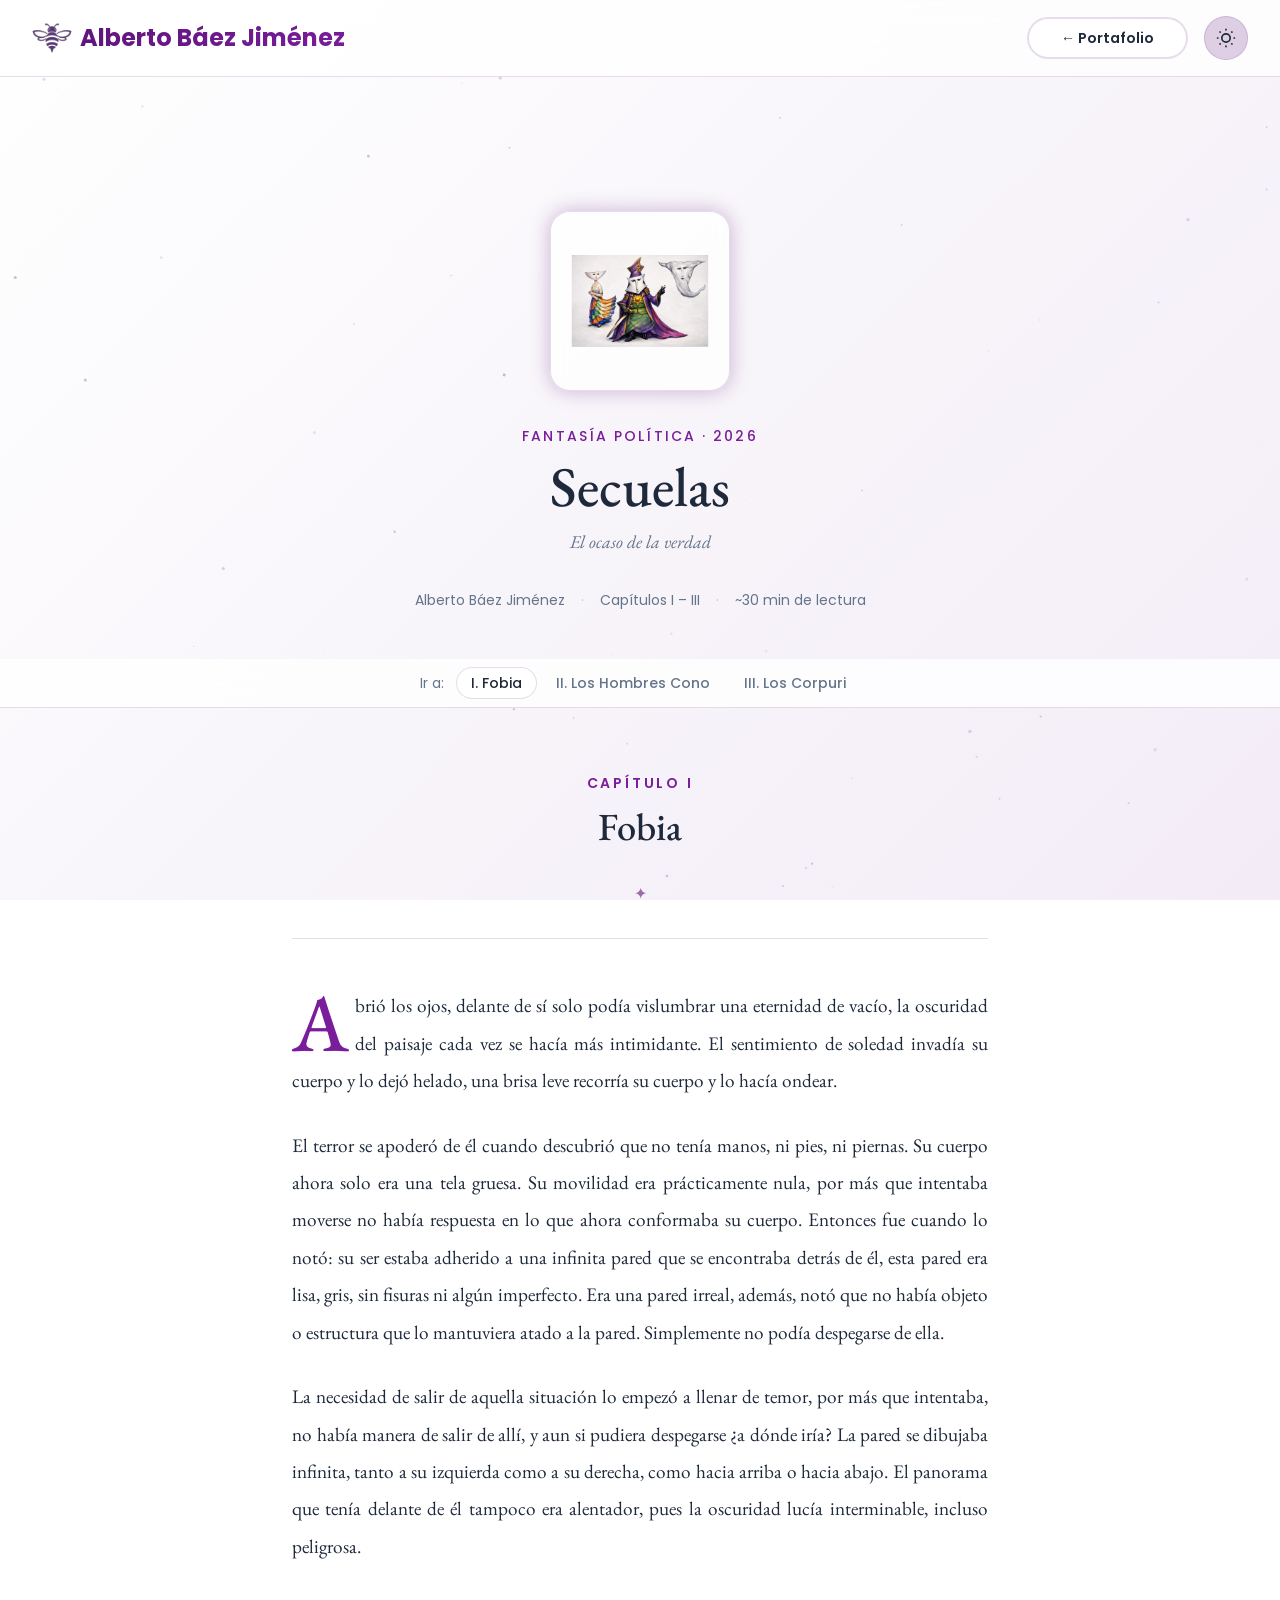
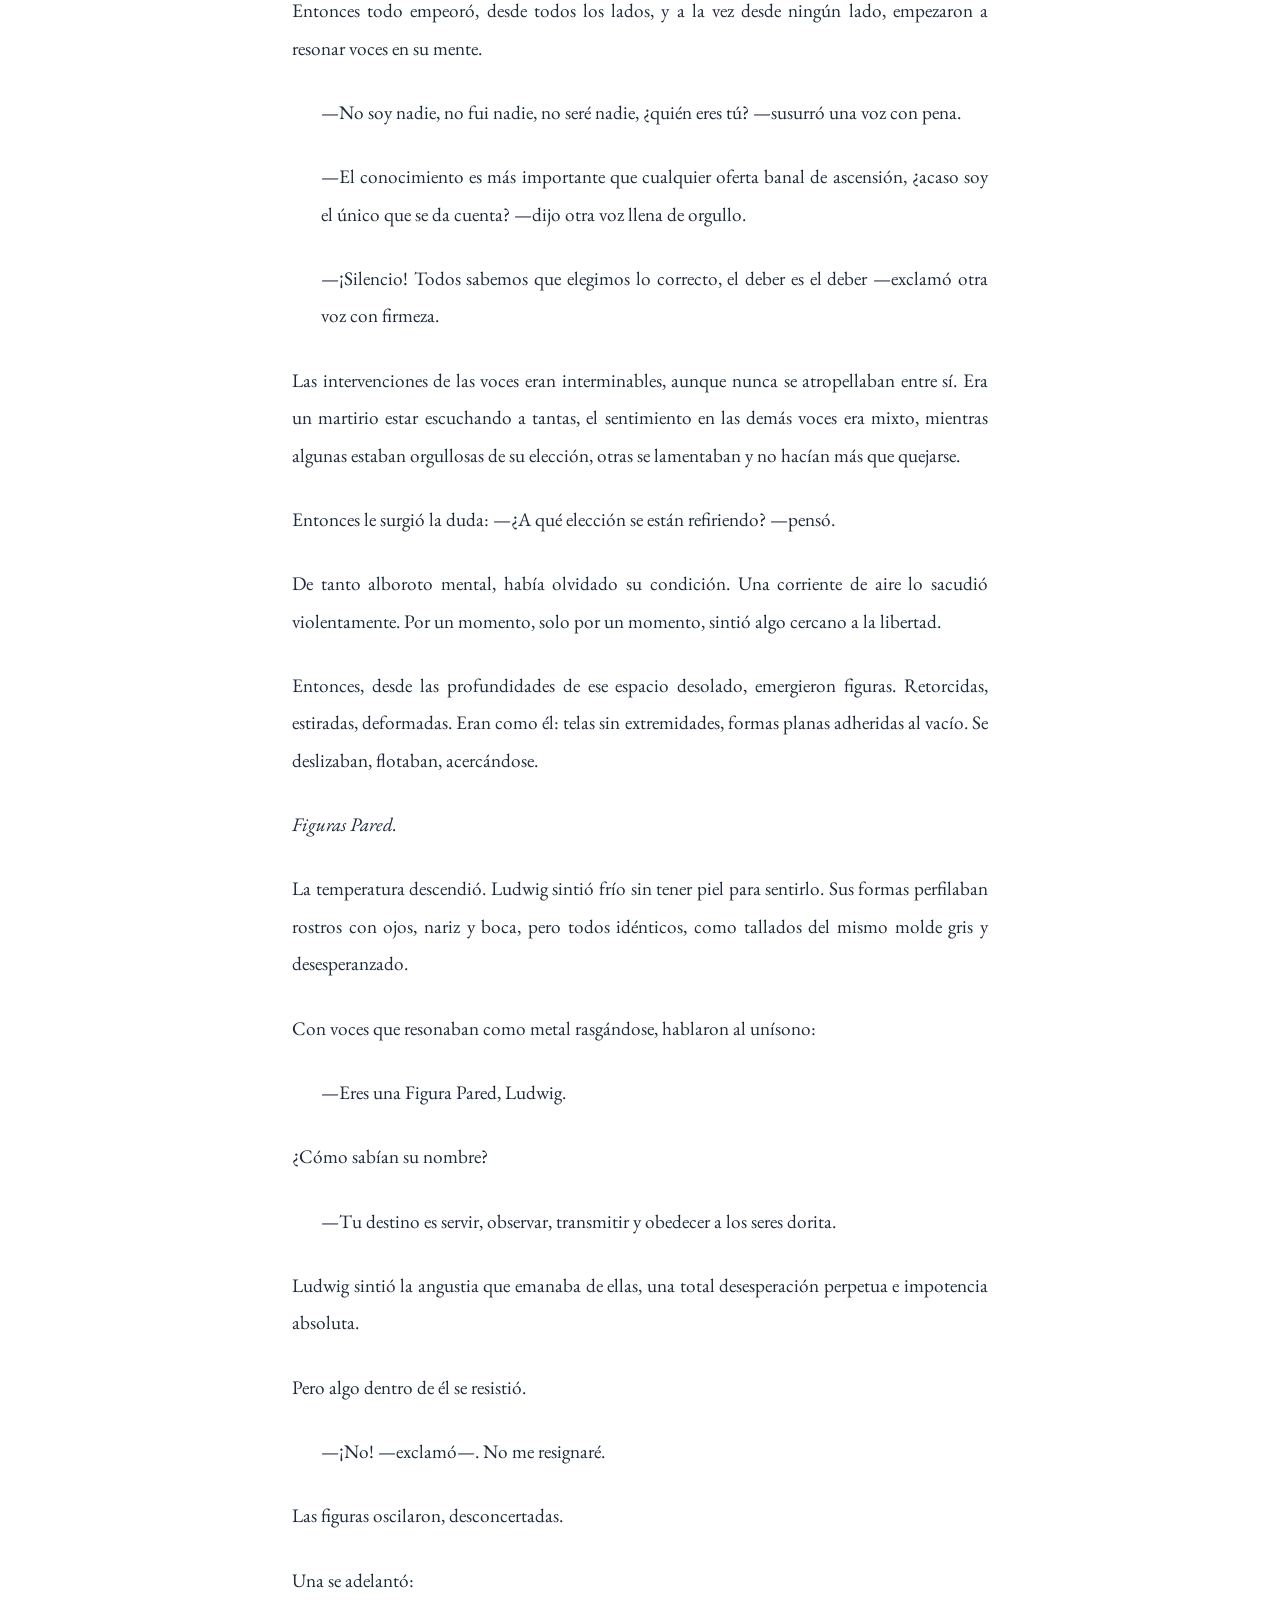
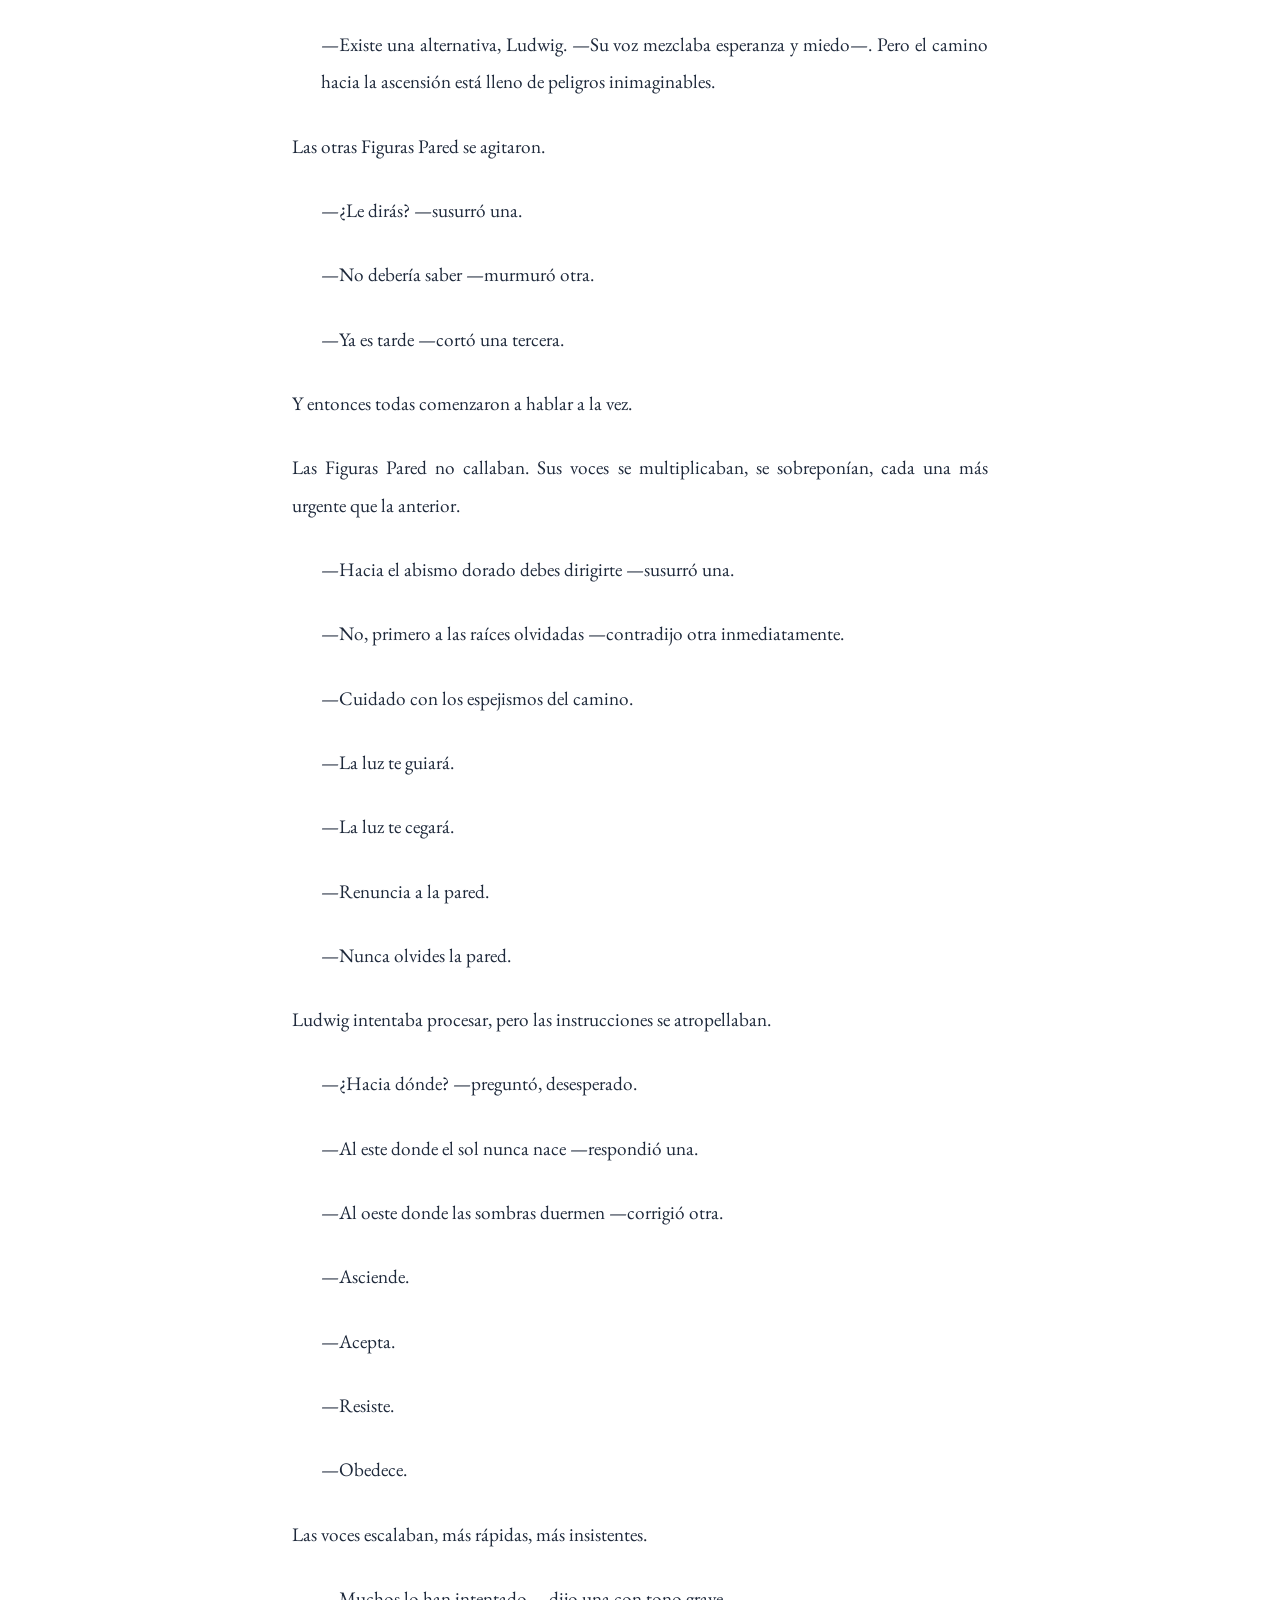
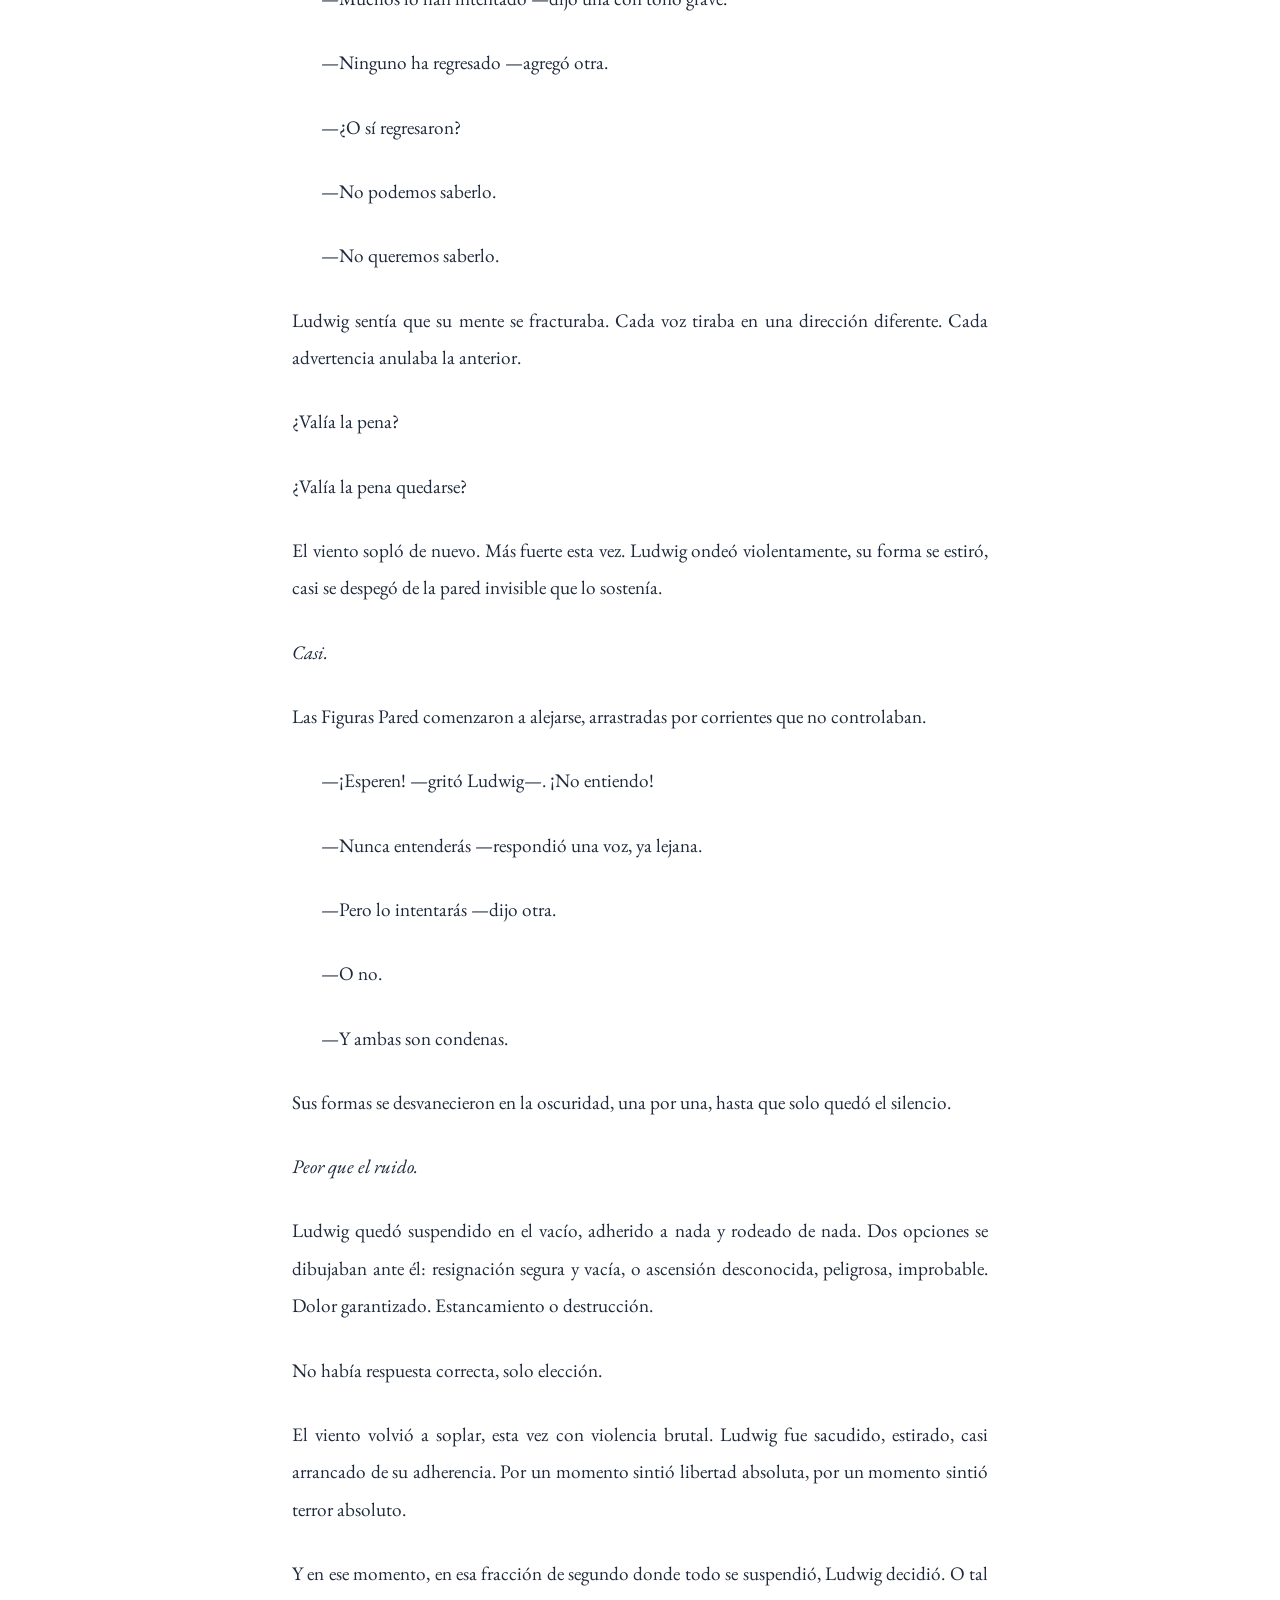
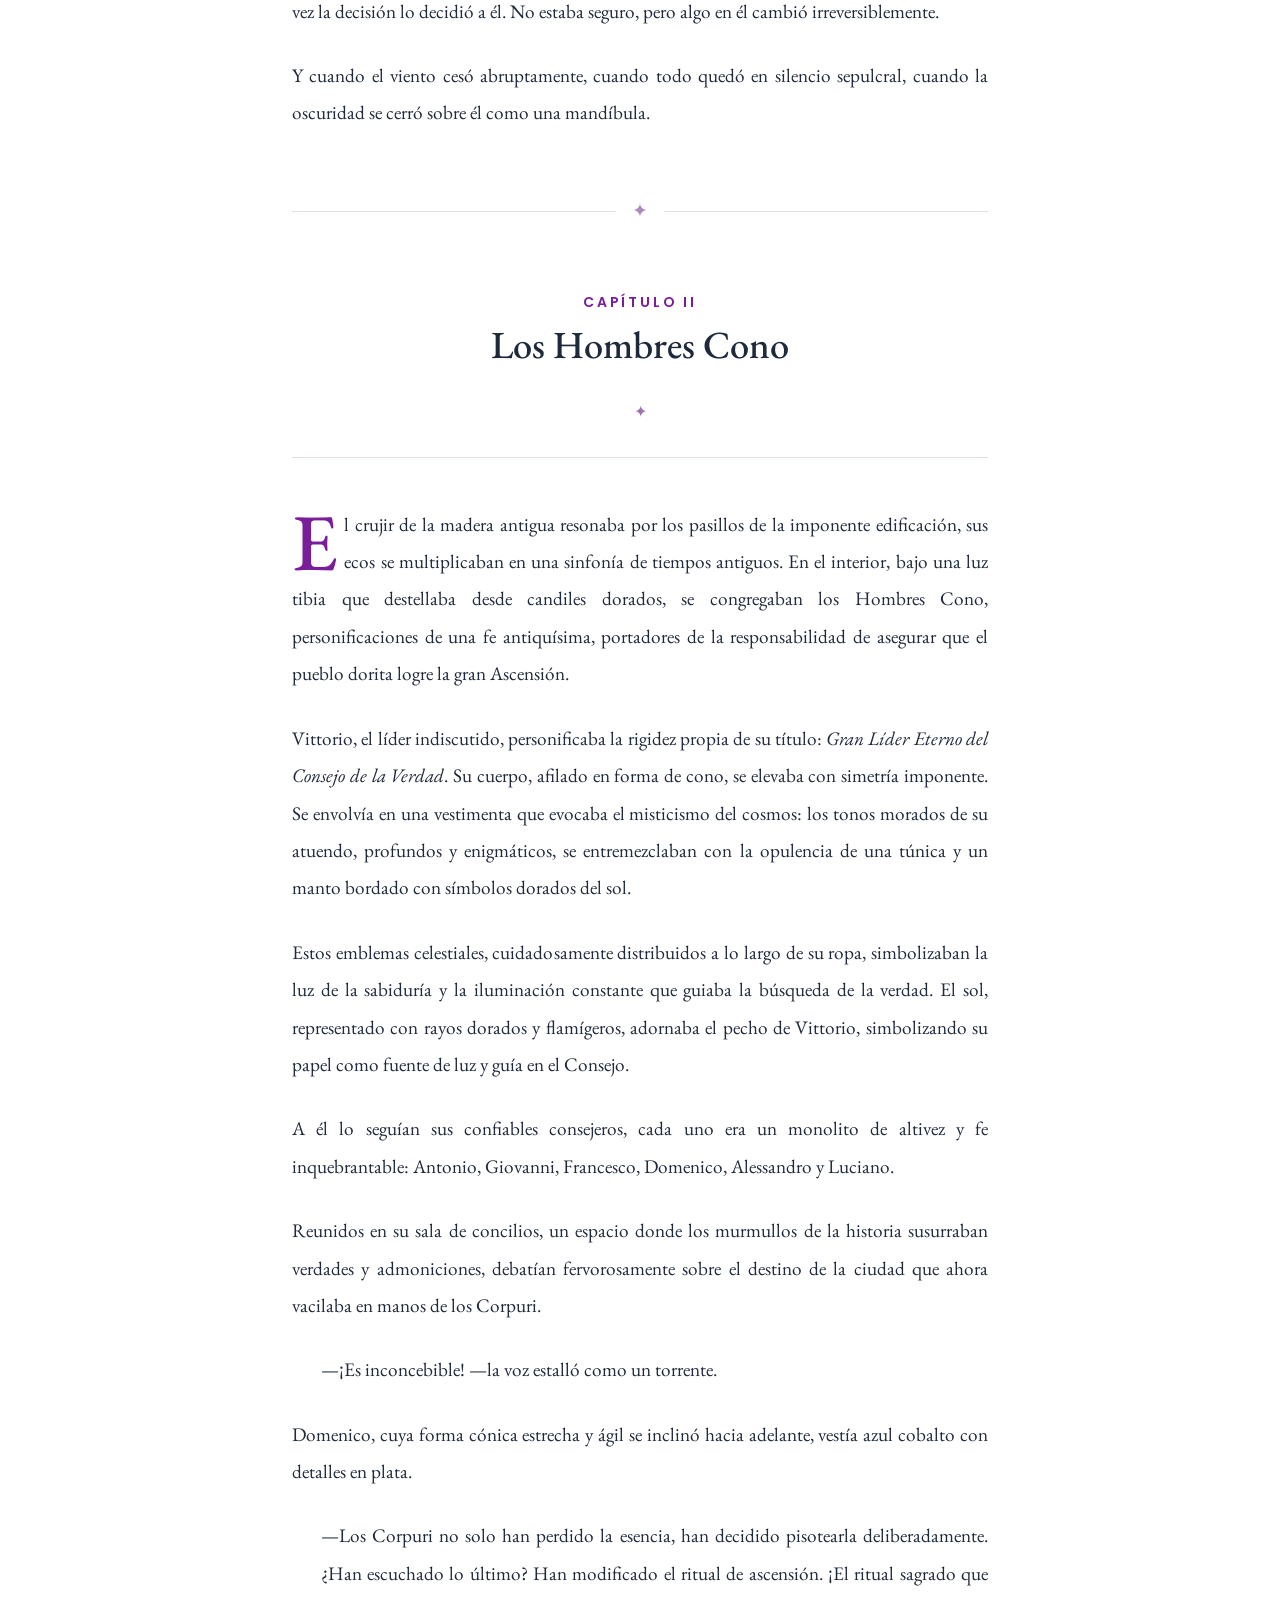
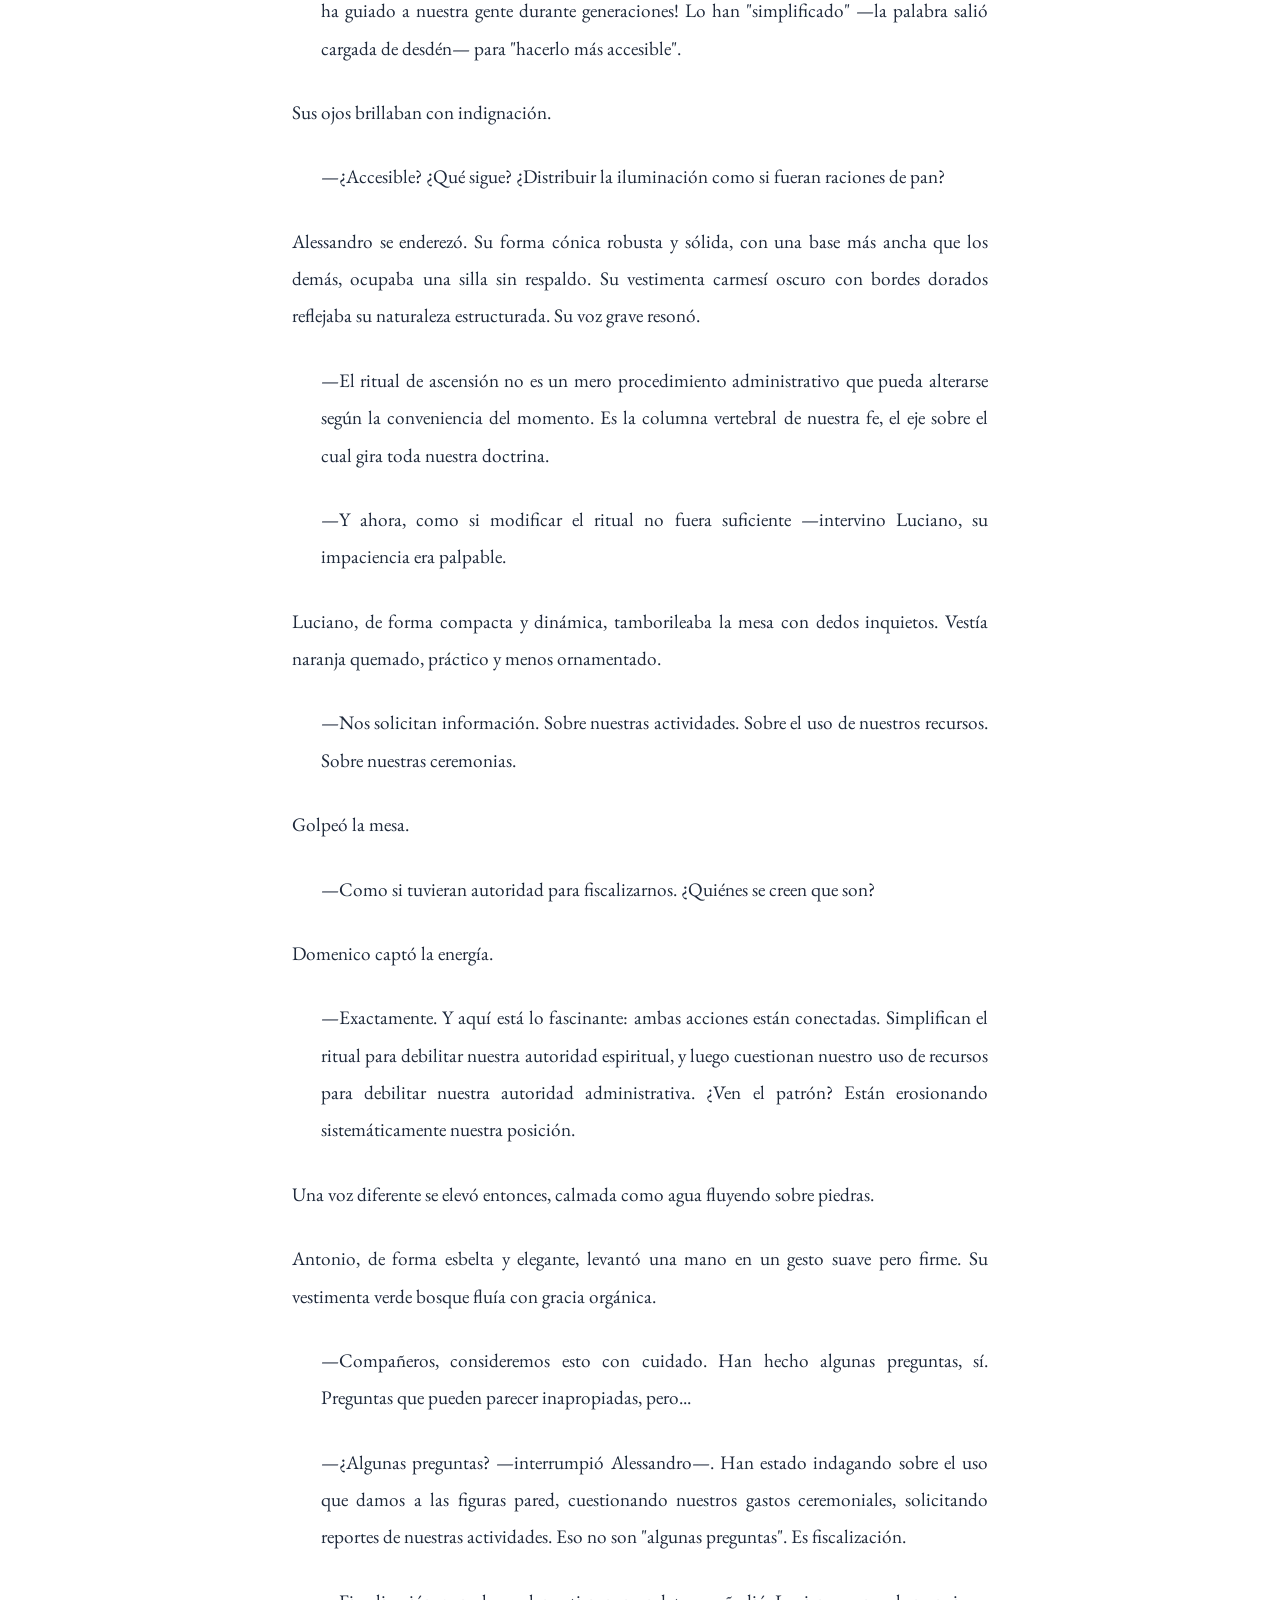
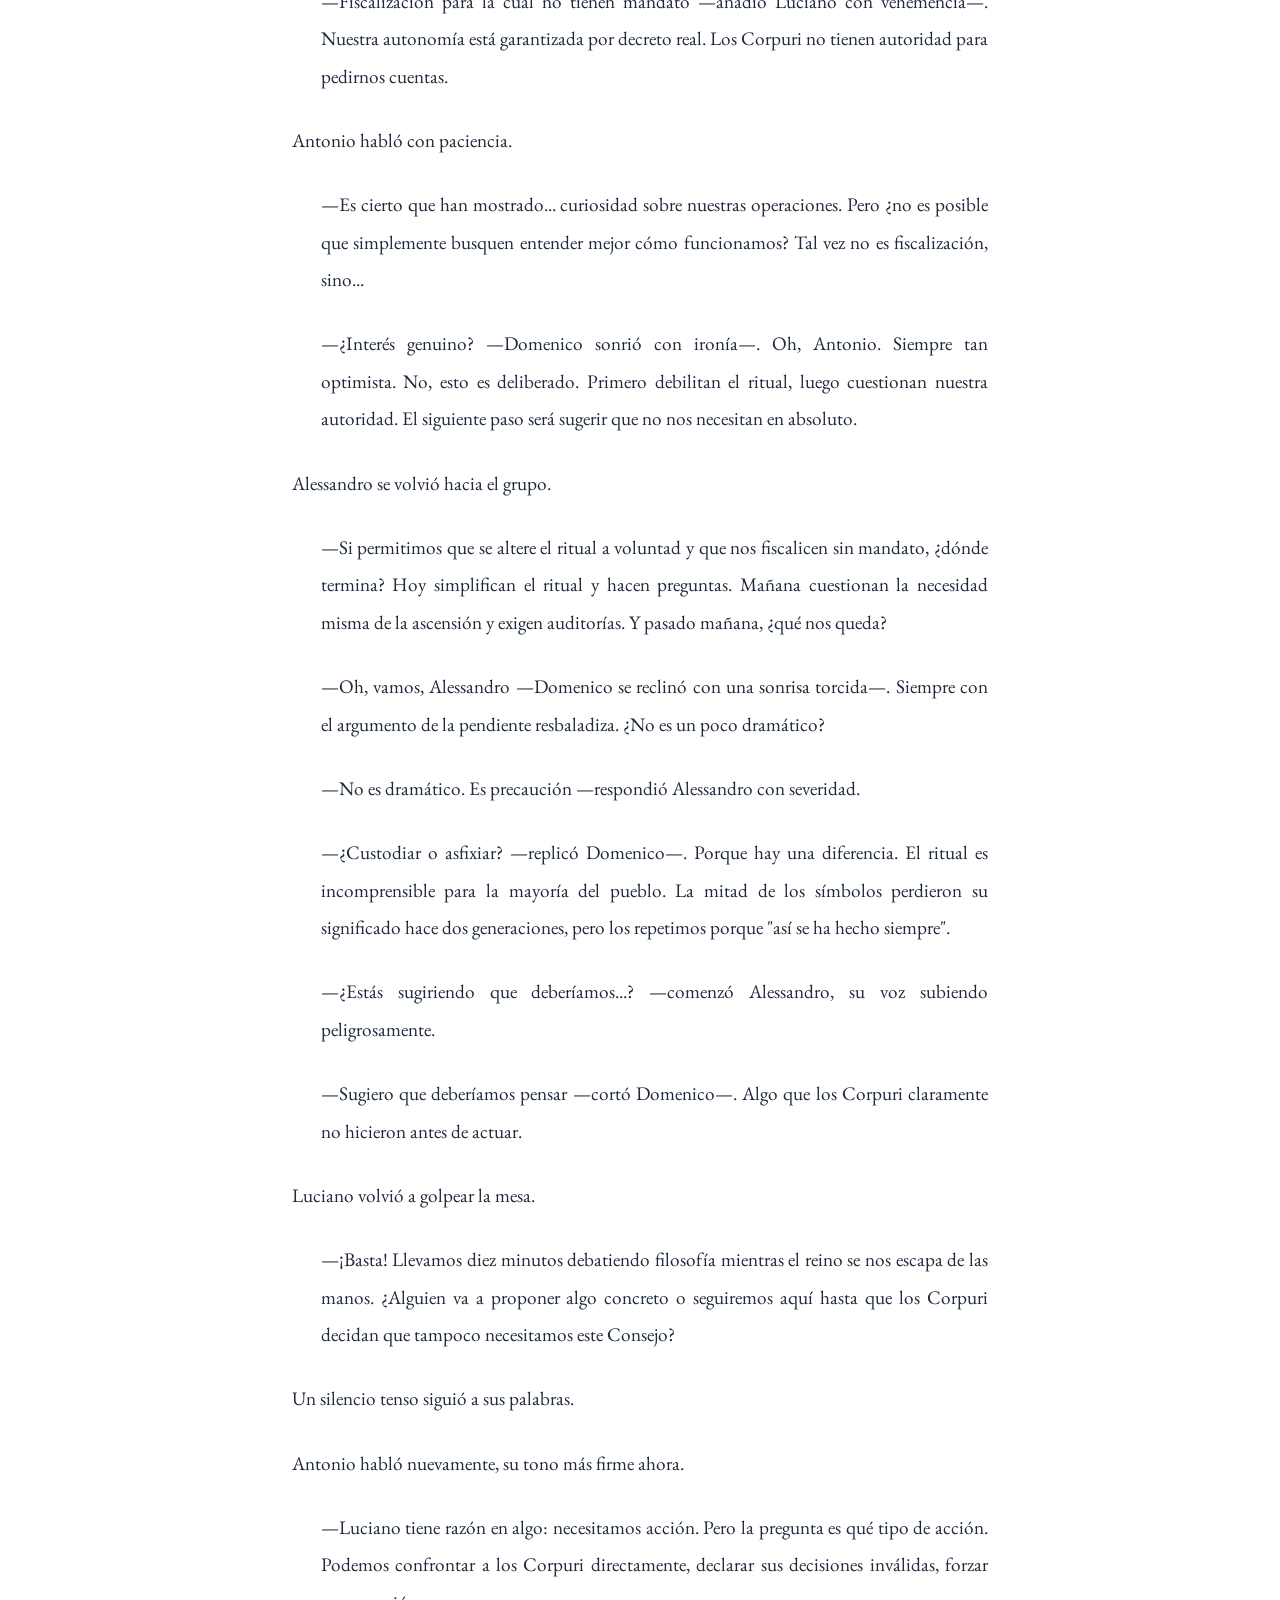
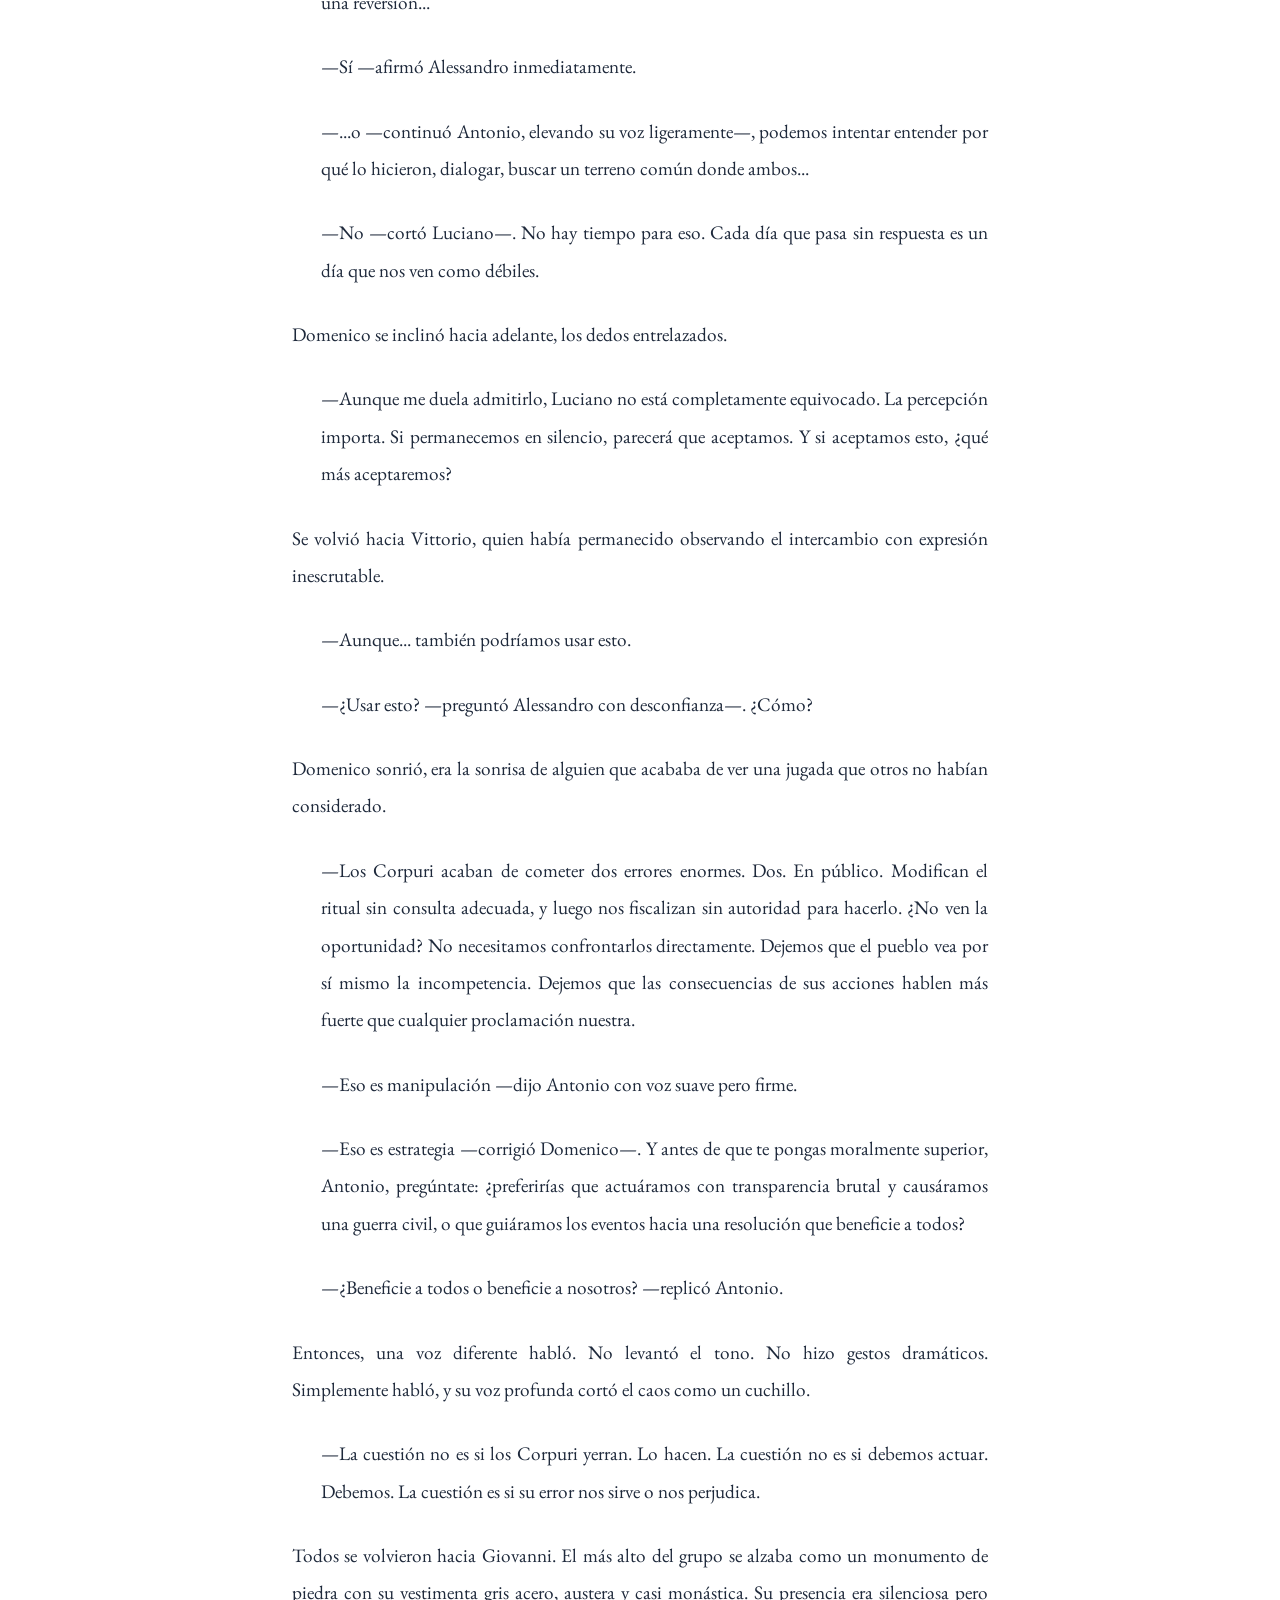
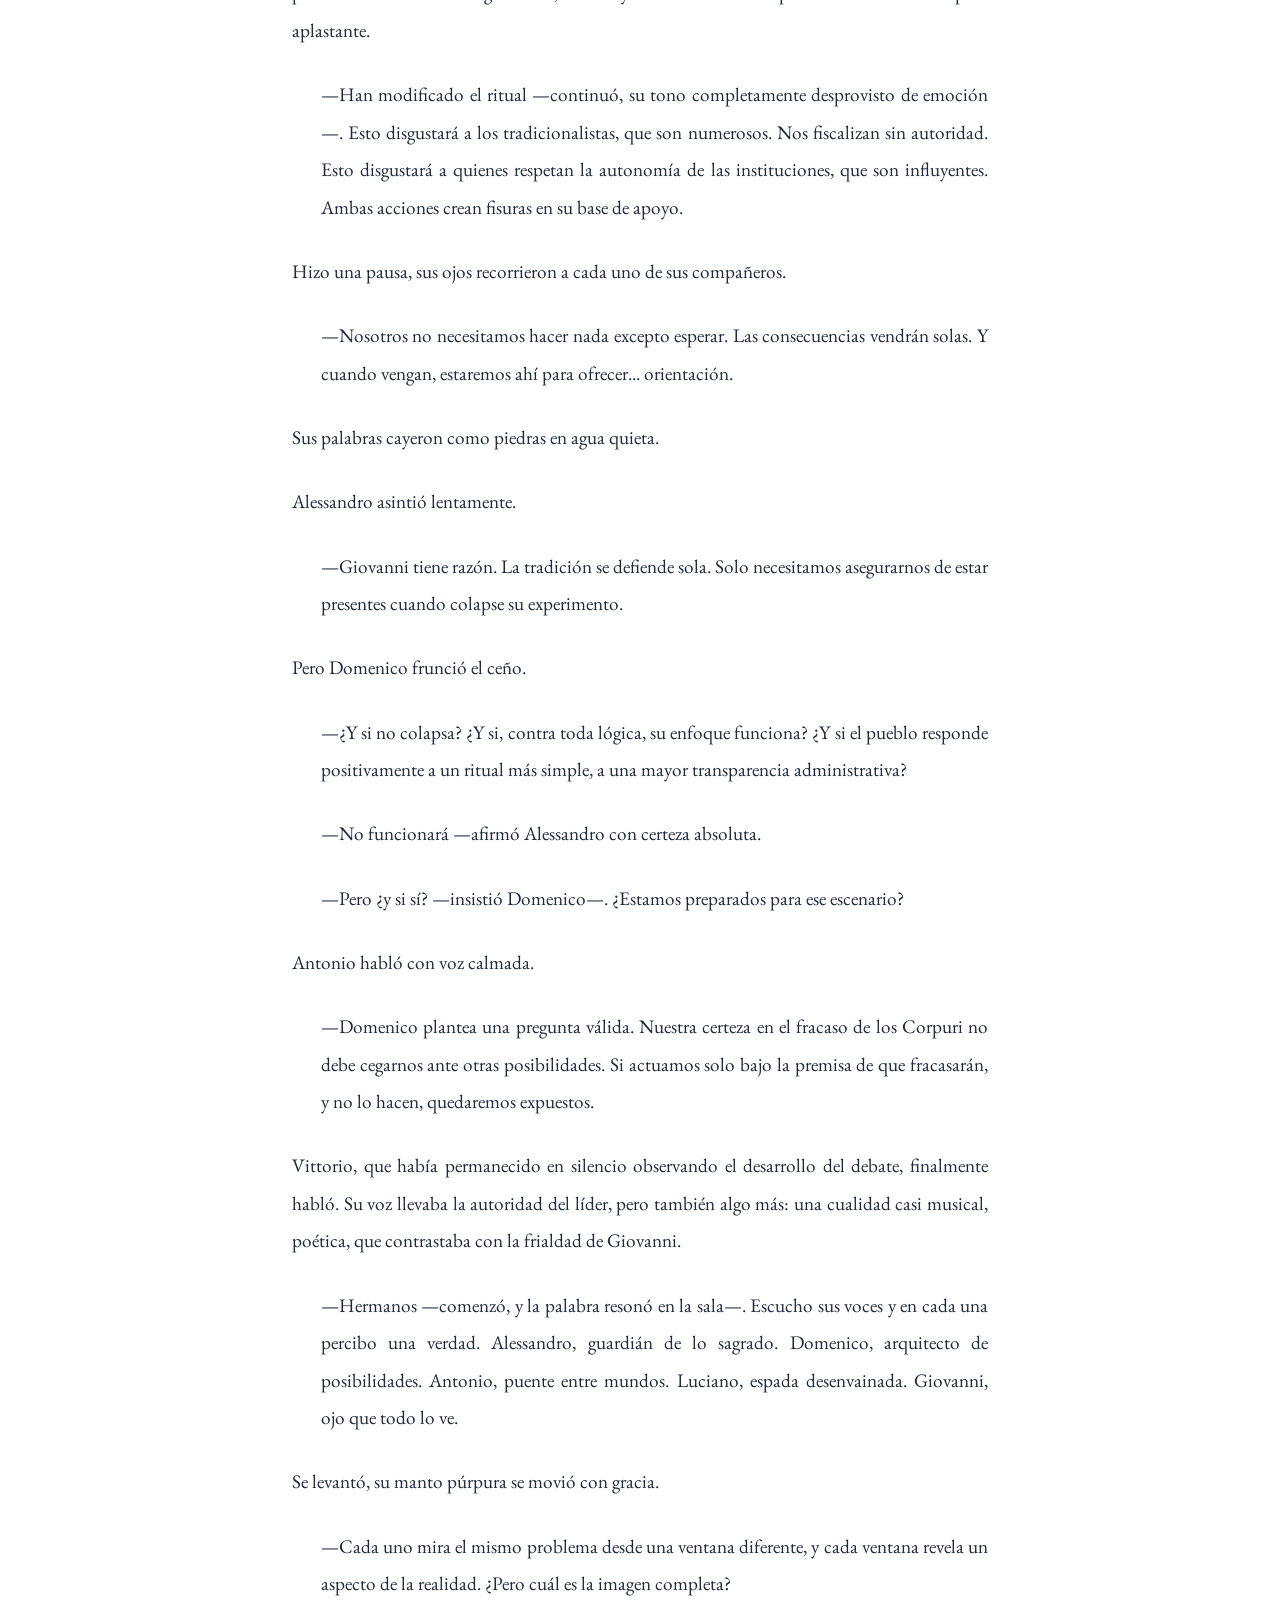
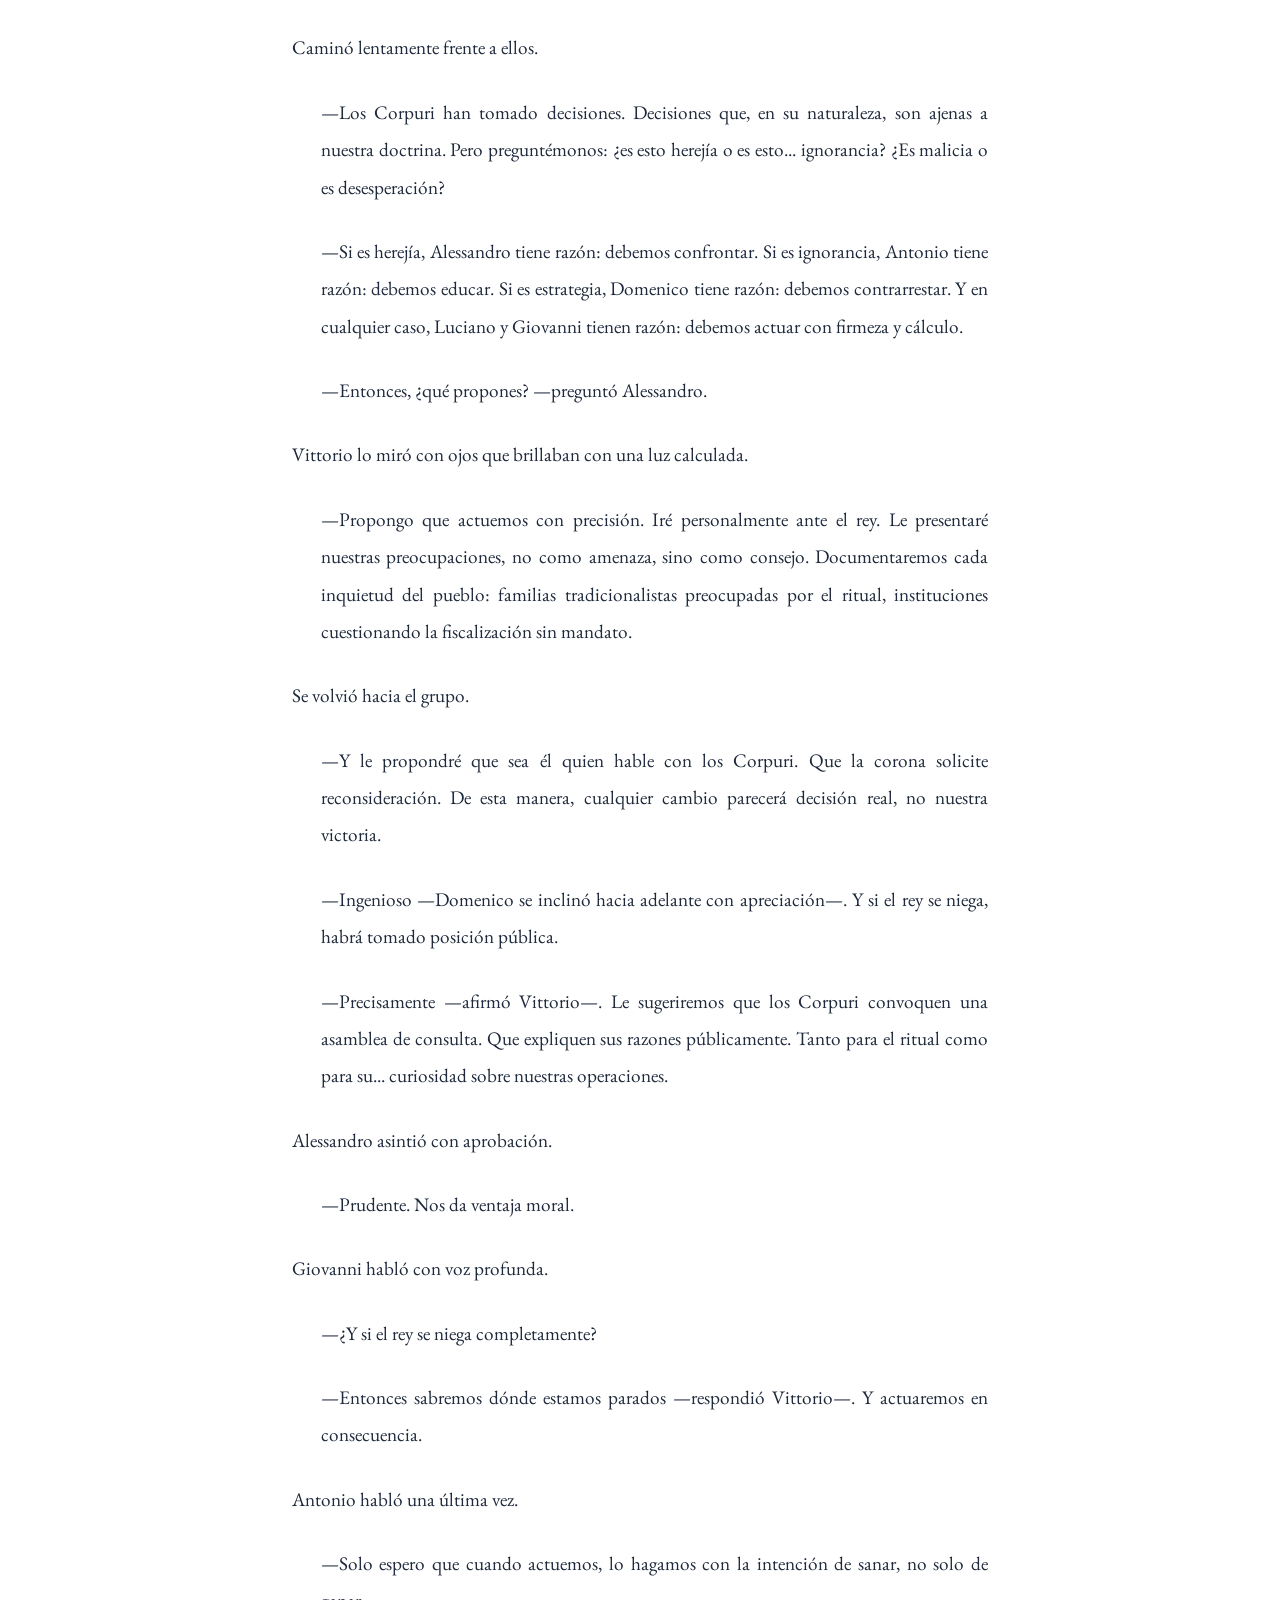
<file: secuelas.html>
<!doctype html>
<html lang="es" data-theme="dark">
  <head>
    <meta charset="UTF-8" />
    <meta name="viewport" content="width=device-width, initial-scale=1.0" />
    <title>Secuelas: El ocaso de la verdad — Alberto Báez Jiménez</title>
    <meta
      name="description"
      content="Lee los primeros capítulos de Secuelas: El ocaso de la verdad, una novela de fantasía política de Alberto Báez Jiménez."
    />

    <!-- Favicon -->
    <link rel="icon" type="image/svg+xml" href="assets/img/logoabj.svg" />

    <!-- Fonts -->
    <link rel="preconnect" href="https://fonts.googleapis.com" />
    <link rel="preconnect" href="https://fonts.gstatic.com" crossorigin />
    <link
      href="https://fonts.googleapis.com/css2?family=Poppins:wght@400;500;600;700&family=EB+Garamond:ital,wght@0,400;0,500;1,400&display=swap"
      rel="stylesheet"
    />

    <link rel="stylesheet" href="css/style.css" />

    <style>
      /* ==========================================
         NOVEL PAGE — SPECIFIC STYLES
         ========================================== */

      /* Reading progress bar */
      .reading-progress {
        position: fixed;
        top: 0;
        left: 0;
        width: 0%;
        height: 3px;
        background: linear-gradient(90deg, var(--violet), var(--violet-hover));
        z-index: 9999;
        transition: width 0.1s linear;
      }

      /* ── NOVEL HERO ── */
      .novel-hero {
        padding: calc(var(--spacing-2xl) + 70px) var(--spacing-lg) var(--spacing-xl);
        text-align: center;
        position: relative;
      }

      .novel-hero__cover {
        width: 180px;
        height: 180px;
        object-fit: contain;
        border-radius: var(--radius-lg);
        border: 1px solid var(--border-glass);
        background: var(--card-bg);
        backdrop-filter: blur(8px);
        -webkit-backdrop-filter: blur(8px);
        box-shadow: var(--shadow-glow);
        margin: 0 auto var(--spacing-lg);
        display: block;
        padding: var(--spacing-sm);
      }

      .novel-hero__genre {
        display: inline-block;
        font-size: var(--font-size-sm);
        font-weight: 500;
        color: var(--violet-hover);
        letter-spacing: 0.15em;
        text-transform: uppercase;
        margin-bottom: var(--spacing-sm);
      }

      .novel-hero__title {
        font-family: "EB Garamond", Georgia, serif;
        font-size: clamp(2rem, 5vw, 3.5rem);
        font-weight: 500;
        color: var(--text-light);
        line-height: 1.15;
        margin: 0 0 var(--spacing-sm);
      }

      .novel-hero__subtitle {
        font-family: "EB Garamond", Georgia, serif;
        font-style: italic;
        font-size: var(--font-size-lg);
        color: var(--text-muted);
        margin: 0 0 var(--spacing-lg);
      }

      .novel-hero__meta {
        font-size: var(--font-size-sm);
        color: var(--text-muted);
        display: flex;
        align-items: center;
        justify-content: center;
        gap: var(--spacing-md);
        flex-wrap: wrap;
      }

      .novel-hero__meta-sep {
        opacity: 0.4;
      }

      /* ── CHAPTER NAVIGATION ── */
      .chapter-nav {
        position: sticky;
        top: 70px;
        z-index: 100;
        background: var(--header-bg);
        backdrop-filter: blur(16px);
        -webkit-backdrop-filter: blur(16px);
        border-bottom: 1px solid var(--border-glass);
        padding: var(--spacing-sm) var(--spacing-lg);
        display: flex;
        align-items: center;
        justify-content: center;
        gap: var(--spacing-xs);
        flex-wrap: wrap;
      }

      .chapter-nav__label {
        font-size: var(--font-size-sm);
        color: var(--text-muted);
        margin-right: var(--spacing-sm);
      }

      .chapter-nav__link {
        font-size: var(--font-size-sm);
        font-weight: 500;
        color: var(--text-muted);
        text-decoration: none;
        padding: 4px 14px;
        border-radius: 999px;
        border: 1px solid transparent;
        transition: color 0.2s, border-color 0.2s, background 0.2s;
        white-space: nowrap;
      }

      .chapter-nav__link:hover,
      .chapter-nav__link.is-active {
        color: var(--text-light);
        border-color: var(--border-glass);
        background: var(--card-bg);
      }

      /* ── NOVEL BODY ── */
      .novel {
        max-width: 760px;
        margin: 0 auto;
        padding: var(--spacing-2xl) var(--spacing-lg) var(--spacing-2xl);
      }

      /* ── CHAPTER ── */
      .novel__chapter {
        margin-bottom: var(--spacing-2xl);
        scroll-margin-top: 130px;
      }

      .novel__chapter-header {
        text-align: center;
        margin-bottom: var(--spacing-xl);
        padding-bottom: var(--spacing-lg);
        border-bottom: 1px solid var(--border-glass);
        position: relative;
      }

      .novel__chapter-number {
        display: block;
        font-size: var(--font-size-sm);
        font-weight: 600;
        color: var(--violet-hover);
        letter-spacing: 0.2em;
        text-transform: uppercase;
        margin-bottom: var(--spacing-sm);
      }

      .novel__chapter-title {
        font-family: "EB Garamond", Georgia, serif;
        font-size: clamp(1.6rem, 3vw, 2.4rem);
        font-weight: 500;
        color: var(--text-light);
        line-height: 1.2;
        margin: 0;
      }

      /* Decorative divider under chapter title */
      .novel__chapter-header::after {
        content: "✦";
        display: block;
        text-align: center;
        color: var(--violet);
        font-size: 1rem;
        margin-top: var(--spacing-lg);
        opacity: 0.6;
      }

      /* ── PARAGRAPHS ── */
      .novel__p {
        font-family: "EB Garamond", Georgia, serif;
        font-size: 1.2rem;
        line-height: 1.95;
        color: var(--text-light);
        margin: 0 0 1.4em;
        text-align: justify;
        hyphens: auto;
      }

      /* First paragraph after chapter title: drop cap */
      .novel__chapter-body > .novel__p:first-child::first-letter {
        font-size: 4.2em;
        font-weight: 500;
        line-height: 0.8;
        float: left;
        margin: 0.05em 0.08em 0 0;
        color: var(--violet-hover);
      }

      /* Dialogue lines */
      .novel__p--dialogue {
        padding-left: 1.5em;
        position: relative;
      }

      /* Section break within a chapter */
      .novel__break {
        text-align: center;
        color: var(--violet);
        margin: var(--spacing-xl) 0;
        opacity: 0.5;
        font-size: 1.2rem;
        letter-spacing: 0.5em;
        user-select: none;
      }

      /* Emphasis within narrative */
      .novel__p em {
        font-style: italic;
      }

      /* ── CHAPTER SEPARATOR ── */
      .novel__chapter-sep {
        display: flex;
        align-items: center;
        gap: var(--spacing-md);
        margin: var(--spacing-2xl) 0;
        color: var(--border-glass);
      }

      .novel__chapter-sep::before,
      .novel__chapter-sep::after {
        content: "";
        flex: 1;
        height: 1px;
        background: var(--border-glass);
      }

      .novel__chapter-sep-icon {
        color: var(--violet);
        font-size: 1.2rem;
        opacity: 0.5;
      }

      /* ── BACK BUTTON ── */
      .novel-back {
        position: fixed;
        bottom: var(--spacing-lg);
        right: var(--spacing-lg);
        z-index: 200;
      }

      /* ── END CARD ── */
      .novel__end {
        text-align: center;
        padding: var(--spacing-2xl) var(--spacing-lg);
        background: var(--card-bg);
        backdrop-filter: blur(12px);
        -webkit-backdrop-filter: blur(12px);
        border: 1px solid var(--border-glass);
        border-radius: var(--radius-lg);
        margin-top: var(--spacing-2xl);
        box-shadow: var(--shadow-card);
      }

      .novel__end-ornament {
        font-size: 2rem;
        color: var(--violet);
        display: block;
        margin-bottom: var(--spacing-md);
        opacity: 0.6;
      }

      .novel__end-title {
        font-family: "EB Garamond", Georgia, serif;
        font-size: var(--font-size-2xl);
        color: var(--text-light);
        font-weight: 500;
        margin: 0 0 var(--spacing-sm);
      }

      .novel__end-text {
        font-family: "EB Garamond", Georgia, serif;
        font-style: italic;
        color: var(--text-muted);
        font-size: var(--font-size-lg);
        margin: 0 0 var(--spacing-xl);
      }

      /* ── MUTED TEXT ── */
      .text-muted {
        color: var(--text-muted);
      }

      /* ── LIGHT THEME OVERRIDES ── */
      :root[data-theme="light"] .novel__p {
        color: var(--text-light);
      }

      :root[data-theme="light"] .novel__chapter-title {
        color: var(--text-light);
      }

      :root[data-theme="light"] .novel__end-title {
        color: var(--text-light);
      }

      :root[data-theme="light"] .chapter-nav {
        background: var(--header-bg);
      }
    </style>
  </head>

  <body>
    <!-- Reading progress bar -->
    <div class="reading-progress" id="reading-progress" aria-hidden="true"></div>

    <!-- Canvas particles background -->
    <canvas id="particles-bg" aria-hidden="true"></canvas>

    <!-- ── HEADER ── -->
    <header class="header">
      <a href="index.html" class="header__logo-link">
        <img
          src="assets/img/logoabj.svg"
          alt="ABJ Logo"
          class="header__logo header__logo--light"
          width="40"
          height="40"
        />
        <img
          src="assets/img/logoabjo.svg"
          alt="ABJ Logo"
          class="header__logo header__logo--dark"
          width="40"
          height="40"
        />
        <h1 class="header__title">Alberto Báez Jiménez</h1>
      </a>

      <div class="header__actions">
        <a href="index.html#proyectos" class="btn btn--ghost" style="font-size: var(--font-size-sm);">
          ← Portafolio
        </a>

        <!-- Theme toggle -->
        <button
          class="btn--icon theme-toggle"
          type="button"
          data-theme-toggle
          aria-label="Cambiar a tema claro"
          aria-pressed="false"
        >
          <svg class="theme-toggle__icon theme-toggle__icon--moon" width="18" height="18" viewBox="0 0 24 24" fill="none" stroke="currentColor" stroke-width="2" aria-hidden="true"><path d="M21 12.79A9 9 0 1 1 11.21 3 7 7 0 0 0 21 12.79z"/></svg>
          <svg class="theme-toggle__icon theme-toggle__icon--sun" width="18" height="18" viewBox="0 0 24 24" fill="none" stroke="currentColor" stroke-width="2" aria-hidden="true"><circle cx="12" cy="12" r="5"/><line x1="12" y1="1" x2="12" y2="3"/><line x1="12" y1="21" x2="12" y2="23"/><line x1="4.22" y1="4.22" x2="5.64" y2="5.64"/><line x1="18.36" y1="18.36" x2="19.78" y2="19.78"/><line x1="1" y1="12" x2="3" y2="12"/><line x1="21" y1="12" x2="23" y2="12"/><line x1="4.22" y1="19.78" x2="5.64" y2="18.36"/><line x1="18.36" y1="5.64" x2="19.78" y2="4.22"/></svg>
        </button>
      </div>
    </header>

    <!-- ── HERO ── -->
    <section class="novel-hero" aria-label="Encabezado de la novela">
      <img
        src="assets/img/secuelas.svg"
        alt="Portada de Secuelas: El ocaso de la verdad"
        class="novel-hero__cover"
        width="180"
        height="180"
      />
      <span class="novel-hero__genre">Fantasía Política · 2026</span>
      <h2 class="novel-hero__title">Secuelas</h2>
      <p class="novel-hero__subtitle">El ocaso de la verdad</p>
      <div class="novel-hero__meta">
        <span>Alberto Báez Jiménez</span>
        <span class="novel-hero__meta-sep">·</span>
        <span>Capítulos I – III</span>
        <span class="novel-hero__meta-sep">·</span>
        <span>~30 min de lectura</span>
      </div>
    </section>

    <!-- ── CHAPTER NAVIGATION ── -->
    <nav class="chapter-nav" aria-label="Navegación de capítulos">
      <span class="chapter-nav__label">Ir a:</span>
      <a class="chapter-nav__link" href="#cap1">I. Fobia</a>
      <a class="chapter-nav__link" href="#cap2">II. Los Hombres Cono</a>
      <a class="chapter-nav__link" href="#cap3">III. Los Corpuri</a>
    </nav>

    <!-- ── NOVEL CONTENT ── -->
    <main id="contenido">
      <article class="novel" aria-label="Texto de la novela">

        <!-- ════════════════════════════════════
             CAPÍTULO 1: FOBIA
             ════════════════════════════════════ -->
        <section class="novel__chapter" id="cap1">
          <header class="novel__chapter-header">
            <span class="novel__chapter-number">Capítulo I</span>
            <h3 class="novel__chapter-title">Fobia</h3>
          </header>

          <div class="novel__chapter-body">
            <p class="novel__p">Abrió los ojos, delante de sí solo podía vislumbrar una eternidad de vacío, la oscuridad del paisaje cada vez se hacía más intimidante. El sentimiento de soledad invadía su cuerpo y lo dejó helado, una brisa leve recorría su cuerpo y lo hacía ondear.</p>

            <p class="novel__p">El terror se apoderó de él cuando descubrió que no tenía manos, ni pies, ni piernas. Su cuerpo ahora solo era una tela gruesa. Su movilidad era prácticamente nula, por más que intentaba moverse no había respuesta en lo que ahora conformaba su cuerpo. Entonces fue cuando lo notó: su ser estaba adherido a una infinita pared que se encontraba detrás de él, esta pared era lisa, gris, sin fisuras ni algún imperfecto. Era una pared irreal, además, notó que no había objeto o estructura que lo mantuviera atado a la pared. Simplemente no podía despegarse de ella.</p>

            <p class="novel__p">La necesidad de salir de aquella situación lo empezó a llenar de temor, por más que intentaba, no había manera de salir de allí, y aun si pudiera despegarse ¿a dónde iría? La pared se dibujaba infinita, tanto a su izquierda como a su derecha, como hacia arriba o hacia abajo. El panorama que tenía delante de él tampoco era alentador, pues la oscuridad lucía interminable, incluso peligrosa.</p>

            <p class="novel__p">Entonces todo empeoró, desde todos los lados, y a la vez desde ningún lado, empezaron a resonar voces en su mente.</p>

            <p class="novel__p novel__p--dialogue">—No soy nadie, no fui nadie, no seré nadie, ¿quién eres tú? —susurró una voz con pena.</p>

            <p class="novel__p novel__p--dialogue">—El conocimiento es más importante que cualquier oferta banal de ascensión, ¿acaso soy el único que se da cuenta? —dijo otra voz llena de orgullo.</p>

            <p class="novel__p novel__p--dialogue">—¡Silencio! Todos sabemos que elegimos lo correcto, el deber es el deber —exclamó otra voz con firmeza.</p>

            <p class="novel__p">Las intervenciones de las voces eran interminables, aunque nunca se atropellaban entre sí. Era un martirio estar escuchando a tantas, el sentimiento en las demás voces era mixto, mientras algunas estaban orgullosas de su elección, otras se lamentaban y no hacían más que quejarse.</p>

            <p class="novel__p">Entonces le surgió la duda: —¿A qué elección se están refiriendo? —pensó.</p>

            <p class="novel__p">De tanto alboroto mental, había olvidado su condición. Una corriente de aire lo sacudió violentamente. Por un momento, solo por un momento, sintió algo cercano a la libertad.</p>

            <p class="novel__p">Entonces, desde las profundidades de ese espacio desolado, emergieron figuras. Retorcidas, estiradas, deformadas. Eran como él: telas sin extremidades, formas planas adheridas al vacío. Se deslizaban, flotaban, acercándose.</p>

            <p class="novel__p"><em>Figuras Pared.</em></p>

            <p class="novel__p">La temperatura descendió. Ludwig sintió frío sin tener piel para sentirlo. Sus formas perfilaban rostros con ojos, nariz y boca, pero todos idénticos, como tallados del mismo molde gris y desesperanzado.</p>

            <p class="novel__p">Con voces que resonaban como metal rasgándose, hablaron al unísono:</p>

            <p class="novel__p novel__p--dialogue">—Eres una Figura Pared, Ludwig.</p>

            <p class="novel__p">¿Cómo sabían su nombre?</p>

            <p class="novel__p novel__p--dialogue">—Tu destino es servir, observar, transmitir y obedecer a los seres dorita.</p>

            <p class="novel__p">Ludwig sintió la angustia que emanaba de ellas, una total desesperación perpetua e impotencia absoluta.</p>

            <p class="novel__p">Pero algo dentro de él se resistió.</p>

            <p class="novel__p novel__p--dialogue">—¡No! —exclamó—. No me resignaré.</p>

            <p class="novel__p">Las figuras oscilaron, desconcertadas.</p>

            <p class="novel__p">Una se adelantó:</p>

            <p class="novel__p novel__p--dialogue">—Existe una alternativa, Ludwig. —Su voz mezclaba esperanza y miedo—. Pero el camino hacia la ascensión está lleno de peligros inimaginables.</p>

            <p class="novel__p">Las otras Figuras Pared se agitaron.</p>

            <p class="novel__p novel__p--dialogue">—¿Le dirás? —susurró una.</p>
            <p class="novel__p novel__p--dialogue">—No debería saber —murmuró otra.</p>
            <p class="novel__p novel__p--dialogue">—Ya es tarde —cortó una tercera.</p>

            <p class="novel__p">Y entonces todas comenzaron a hablar a la vez.</p>

            <p class="novel__p">Las Figuras Pared no callaban. Sus voces se multiplicaban, se sobreponían, cada una más urgente que la anterior.</p>

            <p class="novel__p novel__p--dialogue">—Hacia el abismo dorado debes dirigirte —susurró una.</p>
            <p class="novel__p novel__p--dialogue">—No, primero a las raíces olvidadas —contradijo otra inmediatamente.</p>
            <p class="novel__p novel__p--dialogue">—Cuidado con los espejismos del camino.</p>
            <p class="novel__p novel__p--dialogue">—La luz te guiará.</p>
            <p class="novel__p novel__p--dialogue">—La luz te cegará.</p>
            <p class="novel__p novel__p--dialogue">—Renuncia a la pared.</p>
            <p class="novel__p novel__p--dialogue">—Nunca olvides la pared.</p>

            <p class="novel__p">Ludwig intentaba procesar, pero las instrucciones se atropellaban.</p>

            <p class="novel__p novel__p--dialogue">—¿Hacia dónde? —preguntó, desesperado.</p>
            <p class="novel__p novel__p--dialogue">—Al este donde el sol nunca nace —respondió una.</p>
            <p class="novel__p novel__p--dialogue">—Al oeste donde las sombras duermen —corrigió otra.</p>
            <p class="novel__p novel__p--dialogue">—Asciende.</p>
            <p class="novel__p novel__p--dialogue">—Acepta.</p>
            <p class="novel__p novel__p--dialogue">—Resiste.</p>
            <p class="novel__p novel__p--dialogue">—Obedece.</p>

            <p class="novel__p">Las voces escalaban, más rápidas, más insistentes.</p>

            <p class="novel__p novel__p--dialogue">—Muchos lo han intentado —dijo una con tono grave.</p>
            <p class="novel__p novel__p--dialogue">—Ninguno ha regresado —agregó otra.</p>
            <p class="novel__p novel__p--dialogue">—¿O sí regresaron?</p>
            <p class="novel__p novel__p--dialogue">—No podemos saberlo.</p>
            <p class="novel__p novel__p--dialogue">—No queremos saberlo.</p>

            <p class="novel__p">Ludwig sentía que su mente se fracturaba. Cada voz tiraba en una dirección diferente. Cada advertencia anulaba la anterior.</p>

            <p class="novel__p">¿Valía la pena?</p>
            <p class="novel__p">¿Valía la pena quedarse?</p>

            <p class="novel__p">El viento sopló de nuevo. Más fuerte esta vez. Ludwig ondeó violentamente, su forma se estiró, casi se despegó de la pared invisible que lo sostenía.</p>

            <p class="novel__p"><em>Casi.</em></p>

            <p class="novel__p">Las Figuras Pared comenzaron a alejarse, arrastradas por corrientes que no controlaban.</p>

            <p class="novel__p novel__p--dialogue">—¡Esperen! —gritó Ludwig—. ¡No entiendo!</p>
            <p class="novel__p novel__p--dialogue">—Nunca entenderás —respondió una voz, ya lejana.</p>
            <p class="novel__p novel__p--dialogue">—Pero lo intentarás —dijo otra.</p>
            <p class="novel__p novel__p--dialogue">—O no.</p>
            <p class="novel__p novel__p--dialogue">—Y ambas son condenas.</p>

            <p class="novel__p">Sus formas se desvanecieron en la oscuridad, una por una, hasta que solo quedó el silencio.</p>

            <p class="novel__p"><em>Peor que el ruido.</em></p>

            <p class="novel__p">Ludwig quedó suspendido en el vacío, adherido a nada y rodeado de nada. Dos opciones se dibujaban ante él: resignación segura y vacía, o ascensión desconocida, peligrosa, improbable. Dolor garantizado. Estancamiento o destrucción.</p>

            <p class="novel__p">No había respuesta correcta, solo elección.</p>

            <p class="novel__p">El viento volvió a soplar, esta vez con violencia brutal. Ludwig fue sacudido, estirado, casi arrancado de su adherencia. Por un momento sintió libertad absoluta, por un momento sintió terror absoluto.</p>

            <p class="novel__p">Y en ese momento, en esa fracción de segundo donde todo se suspendió, Ludwig decidió. O tal vez la decisión lo decidió a él. No estaba seguro, pero algo en él cambió irreversiblemente.</p>

            <p class="novel__p">Y cuando el viento cesó abruptamente, cuando todo quedó en silencio sepulcral, cuando la oscuridad se cerró sobre él como una mandíbula.</p>
          </div>
        </section>

        <!-- SEPARADOR -->
        <div class="novel__chapter-sep" aria-hidden="true">
          <span class="novel__chapter-sep-icon">✦</span>
        </div>

        <!-- ════════════════════════════════════
             CAPÍTULO 2: LOS HOMBRES CONO
             ════════════════════════════════════ -->
        <section class="novel__chapter" id="cap2">
          <header class="novel__chapter-header">
            <span class="novel__chapter-number">Capítulo II</span>
            <h3 class="novel__chapter-title">Los Hombres Cono</h3>
          </header>

          <div class="novel__chapter-body">
            <p class="novel__p">El crujir de la madera antigua resonaba por los pasillos de la imponente edificación, sus ecos se multiplicaban en una sinfonía de tiempos antiguos. En el interior, bajo una luz tibia que destellaba desde candiles dorados, se congregaban los Hombres Cono, personificaciones de una fe antiquísima, portadores de la responsabilidad de asegurar que el pueblo dorita logre la gran Ascensión.</p>

            <p class="novel__p">Vittorio, el líder indiscutido, personificaba la rigidez propia de su título: <em>Gran Líder Eterno del Consejo de la Verdad</em>. Su cuerpo, afilado en forma de cono, se elevaba con simetría imponente. Se envolvía en una vestimenta que evocaba el misticismo del cosmos: los tonos morados de su atuendo, profundos y enigmáticos, se entremezclaban con la opulencia de una túnica y un manto bordado con símbolos dorados del sol.</p>

            <p class="novel__p">Estos emblemas celestiales, cuidadosamente distribuidos a lo largo de su ropa, simbolizaban la luz de la sabiduría y la iluminación constante que guiaba la búsqueda de la verdad. El sol, representado con rayos dorados y flamígeros, adornaba el pecho de Vittorio, simbolizando su papel como fuente de luz y guía en el Consejo.</p>

            <p class="novel__p">A él lo seguían sus confiables consejeros, cada uno era un monolito de altivez y fe inquebrantable: Antonio, Giovanni, Francesco, Domenico, Alessandro y Luciano.</p>

            <p class="novel__p">Reunidos en su sala de concilios, un espacio donde los murmullos de la historia susurraban verdades y admoniciones, debatían fervorosamente sobre el destino de la ciudad que ahora vacilaba en manos de los Corpuri.</p>

            <p class="novel__p novel__p--dialogue">—¡Es inconcebible! —la voz estalló como un torrente.</p>

            <p class="novel__p">Domenico, cuya forma cónica estrecha y ágil se inclinó hacia adelante, vestía azul cobalto con detalles en plata.</p>

            <p class="novel__p novel__p--dialogue">—Los Corpuri no solo han perdido la esencia, han decidido pisotearla deliberadamente. ¿Han escuchado lo último? Han modificado el ritual de ascensión. ¡El ritual sagrado que ha guiado a nuestra gente durante generaciones! Lo han "simplificado" —la palabra salió cargada de desdén— para "hacerlo más accesible".</p>

            <p class="novel__p">Sus ojos brillaban con indignación.</p>

            <p class="novel__p novel__p--dialogue">—¿Accesible? ¿Qué sigue? ¿Distribuir la iluminación como si fueran raciones de pan?</p>

            <p class="novel__p">Alessandro se enderezó. Su forma cónica robusta y sólida, con una base más ancha que los demás, ocupaba una silla sin respaldo. Su vestimenta carmesí oscuro con bordes dorados reflejaba su naturaleza estructurada. Su voz grave resonó.</p>

            <p class="novel__p novel__p--dialogue">—El ritual de ascensión no es un mero procedimiento administrativo que pueda alterarse según la conveniencia del momento. Es la columna vertebral de nuestra fe, el eje sobre el cual gira toda nuestra doctrina.</p>

            <p class="novel__p novel__p--dialogue">—Y ahora, como si modificar el ritual no fuera suficiente —intervino Luciano, su impaciencia era palpable.</p>

            <p class="novel__p">Luciano, de forma compacta y dinámica, tamborileaba la mesa con dedos inquietos. Vestía naranja quemado, práctico y menos ornamentado.</p>

            <p class="novel__p novel__p--dialogue">—Nos solicitan información. Sobre nuestras actividades. Sobre el uso de nuestros recursos. Sobre nuestras ceremonias.</p>

            <p class="novel__p">Golpeó la mesa.</p>

            <p class="novel__p novel__p--dialogue">—Como si tuvieran autoridad para fiscalizarnos. ¿Quiénes se creen que son?</p>

            <p class="novel__p">Domenico captó la energía.</p>

            <p class="novel__p novel__p--dialogue">—Exactamente. Y aquí está lo fascinante: ambas acciones están conectadas. Simplifican el ritual para debilitar nuestra autoridad espiritual, y luego cuestionan nuestro uso de recursos para debilitar nuestra autoridad administrativa. ¿Ven el patrón? Están erosionando sistemáticamente nuestra posición.</p>

            <p class="novel__p">Una voz diferente se elevó entonces, calmada como agua fluyendo sobre piedras.</p>

            <p class="novel__p">Antonio, de forma esbelta y elegante, levantó una mano en un gesto suave pero firme. Su vestimenta verde bosque fluía con gracia orgánica.</p>

            <p class="novel__p novel__p--dialogue">—Compañeros, consideremos esto con cuidado. Han hecho algunas preguntas, sí. Preguntas que pueden parecer inapropiadas, pero...</p>

            <p class="novel__p novel__p--dialogue">—¿Algunas preguntas? —interrumpió Alessandro—. Han estado indagando sobre el uso que damos a las figuras pared, cuestionando nuestros gastos ceremoniales, solicitando reportes de nuestras actividades. Eso no son "algunas preguntas". Es fiscalización.</p>

            <p class="novel__p novel__p--dialogue">—Fiscalización para la cual no tienen mandato —añadió Luciano con vehemencia—. Nuestra autonomía está garantizada por decreto real. Los Corpuri no tienen autoridad para pedirnos cuentas.</p>

            <p class="novel__p">Antonio habló con paciencia.</p>

            <p class="novel__p novel__p--dialogue">—Es cierto que han mostrado... curiosidad sobre nuestras operaciones. Pero ¿no es posible que simplemente busquen entender mejor cómo funcionamos? Tal vez no es fiscalización, sino...</p>

            <p class="novel__p novel__p--dialogue">—¿Interés genuino? —Domenico sonrió con ironía—. Oh, Antonio. Siempre tan optimista. No, esto es deliberado. Primero debilitan el ritual, luego cuestionan nuestra autoridad. El siguiente paso será sugerir que no nos necesitan en absoluto.</p>

            <p class="novel__p">Alessandro se volvió hacia el grupo.</p>

            <p class="novel__p novel__p--dialogue">—Si permitimos que se altere el ritual a voluntad y que nos fiscalicen sin mandato, ¿dónde termina? Hoy simplifican el ritual y hacen preguntas. Mañana cuestionan la necesidad misma de la ascensión y exigen auditorías. Y pasado mañana, ¿qué nos queda?</p>

            <p class="novel__p novel__p--dialogue">—Oh, vamos, Alessandro —Domenico se reclinó con una sonrisa torcida—. Siempre con el argumento de la pendiente resbaladiza. ¿No es un poco dramático?</p>

            <p class="novel__p novel__p--dialogue">—No es dramático. Es precaución —respondió Alessandro con severidad.</p>

            <p class="novel__p novel__p--dialogue">—¿Custodiar o asfixiar? —replicó Domenico—. Porque hay una diferencia. El ritual es incomprensible para la mayoría del pueblo. La mitad de los símbolos perdieron su significado hace dos generaciones, pero los repetimos porque "así se ha hecho siempre".</p>

            <p class="novel__p novel__p--dialogue">—¿Estás sugiriendo que deberíamos...? —comenzó Alessandro, su voz subiendo peligrosamente.</p>

            <p class="novel__p novel__p--dialogue">—Sugiero que deberíamos pensar —cortó Domenico—. Algo que los Corpuri claramente no hicieron antes de actuar.</p>

            <p class="novel__p">Luciano volvió a golpear la mesa.</p>

            <p class="novel__p novel__p--dialogue">—¡Basta! Llevamos diez minutos debatiendo filosofía mientras el reino se nos escapa de las manos. ¿Alguien va a proponer algo concreto o seguiremos aquí hasta que los Corpuri decidan que tampoco necesitamos este Consejo?</p>

            <p class="novel__p">Un silencio tenso siguió a sus palabras.</p>

            <p class="novel__p">Antonio habló nuevamente, su tono más firme ahora.</p>

            <p class="novel__p novel__p--dialogue">—Luciano tiene razón en algo: necesitamos acción. Pero la pregunta es qué tipo de acción. Podemos confrontar a los Corpuri directamente, declarar sus decisiones inválidas, forzar una reversión...</p>

            <p class="novel__p novel__p--dialogue">—Sí —afirmó Alessandro inmediatamente.</p>

            <p class="novel__p novel__p--dialogue">—...o —continuó Antonio, elevando su voz ligeramente—, podemos intentar entender por qué lo hicieron, dialogar, buscar un terreno común donde ambos...</p>

            <p class="novel__p novel__p--dialogue">—No —cortó Luciano—. No hay tiempo para eso. Cada día que pasa sin respuesta es un día que nos ven como débiles.</p>

            <p class="novel__p">Domenico se inclinó hacia adelante, los dedos entrelazados.</p>

            <p class="novel__p novel__p--dialogue">—Aunque me duela admitirlo, Luciano no está completamente equivocado. La percepción importa. Si permanecemos en silencio, parecerá que aceptamos. Y si aceptamos esto, ¿qué más aceptaremos?</p>

            <p class="novel__p">Se volvió hacia Vittorio, quien había permanecido observando el intercambio con expresión inescrutable.</p>

            <p class="novel__p novel__p--dialogue">—Aunque... también podríamos usar esto.</p>

            <p class="novel__p novel__p--dialogue">—¿Usar esto? —preguntó Alessandro con desconfianza—. ¿Cómo?</p>

            <p class="novel__p">Domenico sonrió, era la sonrisa de alguien que acababa de ver una jugada que otros no habían considerado.</p>

            <p class="novel__p novel__p--dialogue">—Los Corpuri acaban de cometer dos errores enormes. Dos. En público. Modifican el ritual sin consulta adecuada, y luego nos fiscalizan sin autoridad para hacerlo. ¿No ven la oportunidad? No necesitamos confrontarlos directamente. Dejemos que el pueblo vea por sí mismo la incompetencia. Dejemos que las consecuencias de sus acciones hablen más fuerte que cualquier proclamación nuestra.</p>

            <p class="novel__p novel__p--dialogue">—Eso es manipulación —dijo Antonio con voz suave pero firme.</p>

            <p class="novel__p novel__p--dialogue">—Eso es estrategia —corrigió Domenico—. Y antes de que te pongas moralmente superior, Antonio, pregúntate: ¿preferirías que actuáramos con transparencia brutal y causáramos una guerra civil, o que guiáramos los eventos hacia una resolución que beneficie a todos?</p>

            <p class="novel__p novel__p--dialogue">—¿Beneficie a todos o beneficie a nosotros? —replicó Antonio.</p>

            <p class="novel__p">Entonces, una voz diferente habló. No levantó el tono. No hizo gestos dramáticos. Simplemente habló, y su voz profunda cortó el caos como un cuchillo.</p>

            <p class="novel__p novel__p--dialogue">—La cuestión no es si los Corpuri yerran. Lo hacen. La cuestión no es si debemos actuar. Debemos. La cuestión es si su error nos sirve o nos perjudica.</p>

            <p class="novel__p">Todos se volvieron hacia Giovanni. El más alto del grupo se alzaba como un monumento de piedra con su vestimenta gris acero, austera y casi monástica. Su presencia era silenciosa pero aplastante.</p>

            <p class="novel__p novel__p--dialogue">—Han modificado el ritual —continuó, su tono completamente desprovisto de emoción—. Esto disgustará a los tradicionalistas, que son numerosos. Nos fiscalizan sin autoridad. Esto disgustará a quienes respetan la autonomía de las instituciones, que son influyentes. Ambas acciones crean fisuras en su base de apoyo.</p>

            <p class="novel__p">Hizo una pausa, sus ojos recorrieron a cada uno de sus compañeros.</p>

            <p class="novel__p novel__p--dialogue">—Nosotros no necesitamos hacer nada excepto esperar. Las consecuencias vendrán solas. Y cuando vengan, estaremos ahí para ofrecer... orientación.</p>

            <p class="novel__p">Sus palabras cayeron como piedras en agua quieta.</p>

            <p class="novel__p">Alessandro asintió lentamente.</p>

            <p class="novel__p novel__p--dialogue">—Giovanni tiene razón. La tradición se defiende sola. Solo necesitamos asegurarnos de estar presentes cuando colapse su experimento.</p>

            <p class="novel__p">Pero Domenico frunció el ceño.</p>

            <p class="novel__p novel__p--dialogue">—¿Y si no colapsa? ¿Y si, contra toda lógica, su enfoque funciona? ¿Y si el pueblo responde positivamente a un ritual más simple, a una mayor transparencia administrativa?</p>

            <p class="novel__p novel__p--dialogue">—No funcionará —afirmó Alessandro con certeza absoluta.</p>

            <p class="novel__p novel__p--dialogue">—Pero ¿y si sí? —insistió Domenico—. ¿Estamos preparados para ese escenario?</p>

            <p class="novel__p">Antonio habló con voz calmada.</p>

            <p class="novel__p novel__p--dialogue">—Domenico plantea una pregunta válida. Nuestra certeza en el fracaso de los Corpuri no debe cegarnos ante otras posibilidades. Si actuamos solo bajo la premisa de que fracasarán, y no lo hacen, quedaremos expuestos.</p>

            <p class="novel__p">Vittorio, que había permanecido en silencio observando el desarrollo del debate, finalmente habló. Su voz llevaba la autoridad del líder, pero también algo más: una cualidad casi musical, poética, que contrastaba con la frialdad de Giovanni.</p>

            <p class="novel__p novel__p--dialogue">—Hermanos —comenzó, y la palabra resonó en la sala—. Escucho sus voces y en cada una percibo una verdad. Alessandro, guardián de lo sagrado. Domenico, arquitecto de posibilidades. Antonio, puente entre mundos. Luciano, espada desenvainada. Giovanni, ojo que todo lo ve.</p>

            <p class="novel__p">Se levantó, su manto púrpura se movió con gracia.</p>

            <p class="novel__p novel__p--dialogue">—Cada uno mira el mismo problema desde una ventana diferente, y cada ventana revela un aspecto de la realidad. ¿Pero cuál es la imagen completa?</p>

            <p class="novel__p">Caminó lentamente frente a ellos.</p>

            <p class="novel__p novel__p--dialogue">—Los Corpuri han tomado decisiones. Decisiones que, en su naturaleza, son ajenas a nuestra doctrina. Pero preguntémonos: ¿es esto herejía o es esto... ignorancia? ¿Es malicia o es desesperación?</p>

            <p class="novel__p novel__p--dialogue">—Si es herejía, Alessandro tiene razón: debemos confrontar. Si es ignorancia, Antonio tiene razón: debemos educar. Si es estrategia, Domenico tiene razón: debemos contrarrestar. Y en cualquier caso, Luciano y Giovanni tienen razón: debemos actuar con firmeza y cálculo.</p>

            <p class="novel__p novel__p--dialogue">—Entonces, ¿qué propones? —preguntó Alessandro.</p>

            <p class="novel__p">Vittorio lo miró con ojos que brillaban con una luz calculada.</p>

            <p class="novel__p novel__p--dialogue">—Propongo que actuemos con precisión. Iré personalmente ante el rey. Le presentaré nuestras preocupaciones, no como amenaza, sino como consejo. Documentaremos cada inquietud del pueblo: familias tradicionalistas preocupadas por el ritual, instituciones cuestionando la fiscalización sin mandato.</p>

            <p class="novel__p">Se volvió hacia el grupo.</p>

            <p class="novel__p novel__p--dialogue">—Y le propondré que sea él quien hable con los Corpuri. Que la corona solicite reconsideración. De esta manera, cualquier cambio parecerá decisión real, no nuestra victoria.</p>

            <p class="novel__p novel__p--dialogue">—Ingenioso —Domenico se inclinó hacia adelante con apreciación—. Y si el rey se niega, habrá tomado posición pública.</p>

            <p class="novel__p novel__p--dialogue">—Precisamente —afirmó Vittorio—. Le sugeriremos que los Corpuri convoquen una asamblea de consulta. Que expliquen sus razones públicamente. Tanto para el ritual como para su... curiosidad sobre nuestras operaciones.</p>

            <p class="novel__p">Alessandro asintió con aprobación.</p>

            <p class="novel__p novel__p--dialogue">—Prudente. Nos da ventaja moral.</p>

            <p class="novel__p">Giovanni habló con voz profunda.</p>

            <p class="novel__p novel__p--dialogue">—¿Y si el rey se niega completamente?</p>

            <p class="novel__p novel__p--dialogue">—Entonces sabremos dónde estamos parados —respondió Vittorio—. Y actuaremos en consecuencia.</p>

            <p class="novel__p">Antonio habló una última vez.</p>

            <p class="novel__p novel__p--dialogue">—Solo espero que cuando actuemos, lo hagamos con la intención de sanar, no solo de ganar.</p>

            <p class="novel__p">Giovanni, desde su posición inmóvil, agregó con su voz profunda.</p>

            <p class="novel__p novel__p--dialogue">—La intención es irrelevante. Solo importan los resultados.</p>

            <p class="novel__p">El contraste entre Antonio y Giovanni colgaba en el aire como un recordatorio de las tensiones que existían incluso dentro de este círculo cerrado.</p>

            <p class="novel__p">Vittorio estaba a punto de responder cuando, desplazándose con agilidad por los muros de la inmaculada sala, una figura pared se aproximó y le susurró al oído un extenso mensaje.</p>

            <p class="novel__p">Vittorio palideció ligeramente. Los ojos de los presentes se clavaron en él esperando una respuesta, mientras él procesaba las palabras. Sus manos, normalmente firmes y seguras, traicionaron una ligera vacilación. Con un gesto suave pero firme, hizo una señal para que la figura pared se retirara.</p>

            <p class="novel__p">Finalmente, con una voz que intentaba ser sólida pero que llevaba un temblor apenas perceptible, anunció:</p>

            <p class="novel__p novel__p--dialogue">—La reunión queda aplazada por ahora. Tenemos asuntos urgentes que atender.</p>

            <p class="novel__p">La sala se llenó de murmullos. Vittorio levantó una mano, el gesto era inequívoco.</p>

            <p class="novel__p novel__p--dialogue">—Lo discutiremos cuando sea apropiado. Por ahora, les pido que se retiren.</p>

            <p class="novel__p">Era una orden, no una sugerencia. Uno a uno se levantaron.</p>

            <p class="novel__p">Cerca de la puerta, Francesco se acercó, su túnica era púrpura, más clara que la de Vittorio.</p>

            <p class="novel__p novel__p--dialogue">—¿Necesitas algo? —preguntó con voz baja—. Lo que sea.</p>

            <p class="novel__p novel__p--dialogue">—Solo... tiempo. Gracias, Francesco.</p>

            <p class="novel__p">Francesco asintió y se retiró, el último en salir, cerrando la pesada puerta tras él.</p>

            <p class="novel__p">Cuando la sala se vació, Vittorio se encontró solo, encarando las sombras que se alargaban y cobraban vida propia a medida que el tiempo transcurría. En su mente, una tormenta de conflictos arreciaba, golpeando contra los muros de su convicción con una fuerza inusitada.</p>

            <p class="novel__p">Se dirigió hacia el estudio común del Consejo, un lugar donde había pasado innumerables horas sumergido en reflexiones y estudios profundos. Pero ahora, cada paso resonaba con una gravedad que presagiaba un cambio inexorable en su destino.</p>

            <p class="novel__p">Una vez dentro, dejó caer su pesado cuerpo en el sillón que había conocido tantos momentos de introspección. La lucha interna que ahora enfrentaba no era desconocida para él, pero tenía tiempo que no había alcanzado tal magnitud. Se trataba de una encrucijada moral que amenazaba con desgarrar la tela de su ser.</p>

            <p class="novel__p">Reflexionó sobre las palabras que había inculcado y defendido con tanta vehemencia: la Ascensión, la grandeza, la supremacía de su pueblo. ¿Pero qué significaba realmente todo eso cuando se enfrentaba a decisiones que podían alterar el curso de vidas inocentes? En su corazón, una semilla de duda comenzaba a germinar, expandiendo raíces que buscaban encontrar respuesta en el suelo fértil de su consciencia.</p>

            <p class="novel__p">Las voces de sus consejeros resonaban en su mente, cada una ofreciendo una verdad parcial. Pero ninguno había recibido el mensaje que él acababa de recibir.</p>

            <p class="novel__p novel__p--dialogue">—¿Es el bien mayor una justificación suficiente para traspasar los límites de lo que es justo y honorable? —se preguntaba mientras lo acechaban sus propios fantasmas, temores e inseguridades.</p>

            <p class="novel__p">Un retrato del rey colgaba en la pared mirándolo con ojos que parecían contener una inmensa sabiduría. Ese cuadro era un recordatorio de la responsabilidad que se le había conferido hace tiempo. Vittorio podía sentir su mirada, una mirada que le exigía tomar una decisión, una que definiría no solo su destino sino el de toda su gente.</p>

            <p class="novel__p">El debate que acababa de presenciar se repetía en su mente, pero ahora con un matiz completamente diferente. Los Corpuri habían modificado el ritual. Los Corpuri los fiscalizaban sin autoridad. Errores, sin duda. Pero comparados con lo que el mensaje revelaba...</p>

            <p class="novel__p">¿Eran realmente los Corpuri los que estaban perdidos? ¿O era él quien había perdido el rumbo hace mucho tiempo y solo ahora comenzaba a darse cuenta?</p>

            <p class="novel__p">Se levantó, caminó hacia la ventana. La ciudad se extendía ante él, cada luz era una vida, cada vida era una responsabilidad.</p>

            <p class="novel__p">¿Qué debía hacer el <em>Gran Líder Eterno del Consejo de la Verdad</em> cuando la verdad misma se volvía tan compleja, tan enmarañada, que cada camino parecía llevar tanto a la salvación como a la condenación?</p>

            <p class="novel__p">Sabía que el camino que tenía frente a él no sería fácil, que debería navegar a través de mares tormentosos, donde las olas de la duda y la desesperación amenazarían con engullirlo.</p>

            <p class="novel__p">Pero también sabía que dentro de él yacía una fortaleza que iba más allá de lo físico, una fortaleza que le permitiría enfrentar cualquier adversidad, sin importar cuán grande fuera. Con una resolución férrea, decidió que no cedería ante la facilidad de comprometer el bien mayor por sus inseguridades.</p>

            <p class="novel__p novel__p--dialogue">—No —pensó con firmeza—, no puedo traicionar la idea que yo represento. Tantos han confiado en mí como para decepcionar a todos. Si existe algo que me ha mantenido imperturbable, es la doctrina del no arrepentimiento. Se ha tomado una decisión y se llevará a sus máximas consecuencias.</p>

            <p class="novel__p">Y con esa resolución, Vittorio se preparaba para enfrentar el futuro, uno donde la verdadera justicia y la rectitud guiarían su camino, hacia un destino incierto pero que prometía ser un testamento de su verdadero valor y carácter.</p>

            <p class="novel__p"><em>O al menos, eso era lo que necesitaba creer.</em></p>
          </div>
        </section>

        <!-- SEPARADOR -->
        <div class="novel__chapter-sep" aria-hidden="true">
          <span class="novel__chapter-sep-icon">✦</span>
        </div>

        <!-- ════════════════════════════════════
             CAPÍTULO 3: LOS CORPURI
             ════════════════════════════════════ -->
        <section class="novel__chapter" id="cap3">
          <header class="novel__chapter-header">
            <span class="novel__chapter-number">Capítulo III</span>
            <h3 class="novel__chapter-title">Los Corpuri</h3>
          </header>

          <div class="novel__chapter-body">
            <p class="novel__p">En la estancia opulentamente adornada con ornamentos dorados y esmeraldas incrustadas, la luz se colaba tímida por los ventanales que mostraban los exuberantes jardines del palacio real. Aquí, lejos de los murmullos y el fragor del mundo exterior, los Corpuri se congregaban, un círculo íntimo de consejeros que guiaban el destino del reino desde las sombras suaves que arrojaban sus figuras flotantes.</p>

            <p class="novel__p">En el centro del grupo flotaba la recién llegada, aún insegura en su nueva realidad. Sus rasgos faciales reflejaban una mezcla de temor e intriga. Su cabeza, aunque significativamente más grande que cualquier ser dorita ordinario, todavía guardaba una proporción armoniosa con su cuerpo levitante.</p>

            <p class="novel__p">Los demás Corpuri, todos con cabezas monumentales que asemejaban globos desproporcionados, la rodeaban en una formación casi protectora.</p>

            <p class="novel__p">Flavio, el más anciano del grupo, flotaba con rigidez casi militar. Su vasta frente marcada con líneas profundas encerraba ojos que observaban con la precisión de quien ha visto demasiados errores repetirse. Su túnica estaba impecablemente ordenada, cada pliegue en su lugar exacto.</p>

            <p class="novel__p novel__p--dialogue">—Hermanos y hermanas —comenzó con voz seca—, en esta reunión reafirmamos nuestro propósito y damos la bienvenida a nuestra nueva integrante. Nuestra fuerza reside en el orden y la estructura de nuestras responsabilidades.</p>

            <p class="novel__p">Señaló con un gesto preciso a cada uno.</p>

            <p class="novel__p novel__p--dialogue">—Cada rol es crucial. Diplomacia, custodia del conocimiento, mensajería. No hay espacio para improvisación. Somos defensores de la verdad y la justicia.</p>

            <p class="novel__p">Giselda, cuya gracia desmentía su antigüedad, flotaba con una presencia calmada que contrastaba con la rigidez de Flavio. Sus ojos resplandecían con una comprensión profunda, como si pudiera ver no solo las palabras sino las intenciones detrás de ellas.</p>

            <p class="novel__p novel__p--dialogue">—Flavio tiene razón en la estructura —dijo con serenidad—, pero nuestra tarea va más allá de roles. Es entender las corrientes profundas que mueven a nuestra gente. Ver los patrones que otros no ven.</p>

            <p class="novel__p">Su mirada se posó en la novicia con calidez.</p>

            <p class="novel__p novel__p--dialogue">—En nuestra diplomacia, cada acción busca no solo resolver el presente, sino sembrar armonía para el futuro. Es un privilegio y una responsabilidad inmensa.</p>

            <p class="novel__p">Los gemelos, Pietro y Ambrogio, flotaban uno junto al otro. Seres de rasgos suaves y armoniosos que contrastaban con la enormidad de sus cabezas, se movían con una sincronía inquietante.</p>

            <p class="novel__p novel__p--dialogue">—La confianza entre nosotros —comenzó Pietro con voz suave— es fundamental porque...</p>
            <p class="novel__p novel__p--dialogue">—...porque sin ella, el análisis falla —completó Ambrogio inmediatamente—. Cada dato que compartimos...</p>
            <p class="novel__p novel__p--dialogue">—...se convierte en pieza de un rompecabezas mayor —continuó Pietro—. Y cuando combinamos...</p>
            <p class="novel__p novel__p--dialogue">—...nuestras perspectivas lógicas, la verdad emerge —finalizó Ambrogio.</p>

            <p class="novel__p">Se miraron brevemente y luego a la novicia.</p>

            <p class="novel__p novel__p--dialogue">—Aquí cada pensamiento es valioso —dijo Pietro con calidez—. No temas expresar tus ideas, incluso si parecen incompletas.</p>
            <p class="novel__p novel__p--dialogue">—Entre todos las completaremos —añadió Ambrogio con una sonrisa tranquilizadora.</p>

            <p class="novel__p">Isabella, la más joven hasta ahora, flotaba cerca de la novicia con una expresión de solidaridad. Su semblante, aunque marcado por la solemnidad de su cargo, aún resplandecía con juventud.</p>

            <p class="novel__p novel__p--dialogue">—Sé cómo te sientes —dijo con voz suave—. Yo también fui la más nueva hace poco. La sensación de no saber si perteneces, si estás a la altura...</p>

            <p class="novel__p">Se acercó ligeramente.</p>

            <p class="novel__p novel__p--dialogue">—Pero aquí encontrarás apoyo. Todos hemos estado donde tú estás. Y todos estamos aquí para ayudarte a crecer en tu rol.</p>

            <p class="novel__p">Un silencio breve se instaló en la sala. La novicia notó miradas fugaces entre los Corpuri, como si un tema no mencionado flotara en el aire. La ausencia de quien ocupaba este lugar antes que ella se sentía como una sombra que nadie nombraba pero todos reconocían.</p>

            <p class="novel__p">Giselda asintió con aprobación ante las palabras de Isabella, luego dirigió su atención al grupo:</p>

            <p class="novel__p novel__p--dialogue">—Hay algo que debemos abordar. La modificación del ritual de ascensión.</p>

            <p class="novel__p">Flavio se tensó visiblemente.</p>

            <p class="novel__p novel__p--dialogue">—Un tema delicado —dijo con tono cortante—. Los Hombres Cono no han ocultado su descontento.</p>

            <p class="novel__p novel__p--dialogue">—Porque no entienden —intervino Isabella con suavidad— que la gente se alejaba del ritual. Era tan complejo que perdía su propósito.</p>

            <p class="novel__p novel__p--dialogue">—El propósito era su complejidad —replicó Flavio—. Cada paso tiene significado.</p>

            <p class="novel__p novel__p--dialogue">—Tenía —corrigió Giselda con calma—. Pero si nadie lo comprende, si se convierte en palabras vacías repetidas sin entendimiento, ¿qué significado real queda?</p>

            <p class="novel__p">Pietro y Ambrogio intercambiaron una mirada.</p>

            <p class="novel__p novel__p--dialogue">—Si analizamos los datos —comenzó Pietro— de participación en ceremonias...</p>
            <p class="novel__p novel__p--dialogue">—...vemos una caída del cuarenta por ciento —completó Ambrogio— en las últimas tres décadas. La correlación...</p>
            <p class="novel__p novel__p--dialogue">—...entre complejidad y desinterés es...</p>
            <p class="novel__p novel__p--dialogue">—...estadísticamente significativa.</p>

            <p class="novel__p">Flavio cruzó los brazos, su postura era defensiva:</p>

            <p class="novel__p novel__p--dialogue">—Los números no capturan la esencia espiritual. La tradición no se mide en estadísticas.</p>

            <p class="novel__p novel__p--dialogue">—Pero la fe de la gente sí —dijo Giselda con voz penetrante—. Y cuando veo a familias que ya no llevan a sus hijos a las ceremonias porque no las entienden, veo un problema que ninguna estadística puede ignorar.</p>

            <p class="novel__p">Hizo una pausa, dejando que sus palabras se asentaran.</p>

            <p class="novel__p novel__p--dialogue">—La modificación no fue para destruir la tradición. Fue para salvarla. Para devolverle relevancia antes de que se convirtiera en un museo de palabras muertas.</p>

            <p class="novel__p">Isabella asintió:</p>

            <p class="novel__p novel__p--dialogue">—La ascensión sigue siendo nuestra guía. Solo que ahora la gente puede entenderla, puede vivirla, no solo recitarla.</p>

            <p class="novel__p">Flavio exhaló con frustración apenas contenida:</p>

            <p class="novel__p novel__p--dialogue">—Los Hombres Cono no lo verán así. Para ellos, hemos profanado algo sagrado.</p>

            <p class="novel__p novel__p--dialogue">—Los Hombres Cono —dijo Giselda con paciencia— tienen su perspectiva. Y la respetamos. Pero nuestra responsabilidad no es solo con la doctrina, sino con la gente que vive bajo ella.</p>

            <p class="novel__p">La novicia, que había estado escuchando absorta, finalmente habló con voz tímida:</p>

            <p class="novel__p novel__p--dialogue">—¿Y el nombramiento? He escuchado que también causó controversia...</p>

            <p class="novel__p">Un silencio incómodo llenó la sala. Varias miradas se posaron en ella, algunas con incomodidad, otras con comprensión.</p>

            <p class="novel__p">Giselda habló con suavidad:</p>

            <p class="novel__p novel__p--dialogue">—Tu nombramiento, querida. Los Hombres Cono consideran que debió seguirse el protocolo tradicional. Ceremonias previas, linaje verificado, bendiciones anticipadas.</p>

            <p class="novel__p">Flavio añadió con tono medido pero firme:</p>

            <p class="novel__p novel__p--dialogue">—Nosotros consideramos que tu competencia y tu carácter eran suficiente razón. El protocolo puede cumplirse, pero no debe ser barrera para quien es claramente apta.</p>

            <p class="novel__p novel__p--dialogue">—Algo que —suspiró Giselda— los Hombres Cono consideran casi tan herético como la modificación del ritual.</p>

            <p class="novel__p">Isabella se acercó a la novicia con gesto solidario:</p>

            <p class="novel__p novel__p--dialogue">—No permitas que eso te haga dudar de tu lugar aquí. Fuiste elegida por buenas razones. El resto... se resolverá con tiempo.</p>

            <p class="novel__p">Pietro comenzó:</p>
            <p class="novel__p novel__p--dialogue">—Lógicamente, si el linaje...</p>
            <p class="novel__p novel__p--dialogue">—...no garantiza habilidad —completó Ambrogio— entonces priorizar linaje...</p>
            <p class="novel__p novel__p--dialogue">—...sobre competencia es...</p>
            <p class="novel__p novel__p--dialogue">—...una falacia sistémica que...</p>
            <p class="novel__p novel__p--dialogue">—...debilita la estructura.</p>

            <p class="novel__p">Isabella miró a la novicia con comprensión:</p>

            <p class="novel__p novel__p--dialogue">—Sé que todo esto debe parecer abrumador. Conflictos con los Hombres Cono, decisiones controvertidas...</p>

            <p class="novel__p novel__p--dialogue">—Pero es parte de nuestra función —interrumpió Flavio, recuperando su tono autoritario—. Equilibrar tradición e innovación. No siempre es fácil. Rara vez es popular. Pero es necesario.</p>

            <p class="novel__p">Giselda extendió una mano hacia la novicia en un gesto reconfortante:</p>

            <p class="novel__p novel__p--dialogue">—Y no enfrentarás estos desafíos sola. Somos un círculo. Donde uno vacila, otro sostiene.</p>

            <p class="novel__p">Flavio, aunque claramente incómodo con tanta emotividad, asintió:</p>

            <p class="novel__p novel__p--dialogue">—Eso sí es cierto. Nuestras diferencias de enfoque nos fortalecen cuando trabajamos juntos.</p>

            <p class="novel__p">La conversación derivó entonces hacia temas más ceremoniales. Flavio retomó el control narrativo:</p>

            <p class="novel__p novel__p--dialogue">—Nuestra amada capital, Aurelia, es la esencia del orden y el progreso, epicentro del comercio. Las torres que se alzan son testimonio del oro que ha cimentado su gloria. Los mercados nunca callan, donde la negociación se ha elevado a un arte...</p>

            <p class="novel__p">Giselda, con su habitual delicadeza, comenzó a añadir matices:</p>

            <p class="novel__p novel__p--dialogue">—Y más allá, Marbellis, la ciudad del arte, donde la creatividad...</p>

            <p class="novel__p">Pero un cambio sutil en el ambiente captó la atención de todos. Una fragancia a lilas y madera de sándalo comenzó a llenar el aire.</p>

            <p class="novel__p">La puerta se abrió lentamente, revelando la silueta de una joven.</p>

            <p class="novel__p">Flavio, con un brillo en los ojos, hizo una pausa:</p>

            <p class="novel__p novel__p--dialogue">—Parece que nuestra historia tendrá que continuar en otro momento.</p>

            <p class="novel__p">Giselda asintió con una sonrisa.</p>

            <p class="novel__p">La joven que entraba poseía gracia y serenidad. Su postura elegante y sus ojos que escudriñaban la sala con perspicacia contrastaban con su aparente juventud. La atmósfera se densificó con su presencia. Cada Corpuri se inclinó en una reverencia sutil pero significativa.</p>

            <p class="novel__p">La novicia, cautivada, no pudo evitar fijarse en los detalles. Los ojos de la recién llegada, de un marrón profundo y cálido, eran grandes y brillaban con una intensidad que hablaba de pasión y propósito. Su vestimenta, un vestido azul intenso y ricamente ornamentado, acentuaba su elegancia natural. A pesar de su elaborado diseño, las telas fluían con cada movimiento, permitiendo movilidad sin restricciones.</p>

            <p class="novel__p">La joven extendió su mano hacia la novicia, infundiendo un calor que calmaba y revitalizaba:</p>

            <p class="novel__p novel__p--dialogue">—Bienvenida, querida nueva Corpuri. Tu presencia añade una nueva voz a nuestro círculo, una voz que estoy ansiosa por escuchar.</p>

            <p class="novel__p">Luego, dirigiendo su mirada hacia los veteranos:</p>

            <p class="novel__p novel__p--dialogue">—Les agradezco por guiarla en este inicio, por compartir su sabiduría y la historia que nos define.</p>

            <p class="novel__p">Finalmente, su mirada se posó nuevamente en la novicia, penetrante pero amable:</p>

            <p class="novel__p novel__p--dialogue">—Esta noche serás presentada ante nuestro Rey en una ceremonia que marcará el inicio de tu viaje oficial. Será un momento trascendental donde nos reuniremos para celebrar tu ascenso. Espero que, con el tiempo, encuentres tu propia voz en este círculo, una voz que contribuya con sabiduría y compasión.</p>

            <p class="novel__p">Hizo una pausa, su sonrisa se amplió.</p>

            <p class="novel__p novel__p--dialogue">—Soy Azura. Princesa de este reino, pero aquí, en este círculo, simplemente otra voz que busca el bien de nuestra gente.</p>

            <p class="novel__p">La novicia, conmovida, sintió la confianza emanando de la princesa Azura, sintió el peso de lo que estaba por comenzar, y por primera vez desde que había entrado a esta sala, sintió algo parecido a la esperanza de que tal vez, solo tal vez, pertenecía aquí.</p>
          </div>
        </section>

        <!-- ── FIN ── -->
        <div class="novel__end">
          <span class="novel__end-ornament">— ✦ —</span>
          <h4 class="novel__end-title">Fin del extracto</h4>
          <p class="novel__end-text">La historia continúa en <em>Secuelas: El ocaso de la verdad</em> · Lanzamiento 2026</p>
          <a class="btn btn--primary" href="index.html#proyectos">← Volver al portafolio</a>
        </div>

      </article>
    </main>

    <!-- ── FOOTER ── -->
    <footer class="footer" role="contentinfo">
      <div class="container">
        <div class="footer__content">
          <a href="index.html" class="footer__logo-link">
            <img src="assets/img/logoabj.svg" alt="ABJ Logo" class="footer__logo footer__logo--light" width="36" height="36" />
            <img src="assets/img/logoabjo.svg" alt="ABJ Logo" class="footer__logo footer__logo--dark" width="36" height="36" />
          </a>
          <p class="footer__copy">
            © <span id="footer-year">2025</span> Alberto Báez Jiménez ·
            <em>Secuelas: El ocaso de la verdad</em> — Todos los derechos reservados
          </p>
        </div>
      </div>
    </footer>

    <script>
      // ── READING PROGRESS BAR ──
      const progressBar = document.getElementById('reading-progress');
      document.addEventListener('scroll', () => {
        const scrollTop = window.scrollY;
        const docHeight = document.documentElement.scrollHeight - window.innerHeight;
        const progress = docHeight > 0 ? (scrollTop / docHeight) * 100 : 0;
        progressBar.style.width = progress + '%';
      });

      // ── CHAPTER NAV ACTIVE STATE ──
      const chapters = document.querySelectorAll('.novel__chapter');
      const navLinks = document.querySelectorAll('.chapter-nav__link');
      const observer = new IntersectionObserver(
        (entries) => {
          entries.forEach((entry) => {
            if (entry.isIntersecting) {
              const id = entry.target.id;
              navLinks.forEach((link) => {
                link.classList.toggle('is-active', link.getAttribute('href') === '#' + id);
              });
            }
          }),
          { threshold: 0.3 }
        }
      );
      chapters.forEach((ch) => observer.observe(ch));

      // ── THEME TOGGLE ──
      const STORAGE_KEY = 'theme';
      const root = document.documentElement;
      const themeToggleBtn = document.querySelector('[data-theme-toggle]');

      const getPreferredTheme = () => {
        const stored = localStorage.getItem(STORAGE_KEY);
        if (stored === 'light' || stored === 'dark') return stored;
        return window.matchMedia('(prefers-color-scheme: dark)').matches ? 'dark' : 'light';
      };

      const applyTheme = (theme) => {
        root.dataset.theme = theme;
        themeToggleBtn?.setAttribute('aria-pressed', theme === 'dark' ? 'false' : 'true');
        themeToggleBtn?.setAttribute('aria-label', theme === 'dark' ? 'Cambiar a tema claro' : 'Cambiar a tema oscuro');
      };

      applyTheme(getPreferredTheme());

      themeToggleBtn?.addEventListener('click', () => {
        const nextTheme = root.dataset.theme === 'dark' ? 'light' : 'dark';
        localStorage.setItem(STORAGE_KEY, nextTheme);
        applyTheme(nextTheme);
      });

      // ── FOOTER YEAR ──
      document.getElementById('footer-year').textContent = new Date().getFullYear();

      // ── PARTICLES (minimal, reuses canvas from style.css) ──
      const canvas = document.getElementById('particles-bg');
      if (canvas) {
        const ctx = canvas.getContext('2d');
        let particles = [];
        const resize = () => { canvas.width = window.innerWidth; canvas.height = window.innerHeight; };
        resize();
        window.addEventListener('resize', resize);
        for (let i = 0; i < 60; i++) {
          particles.push({ x: Math.random() * canvas.width, y: Math.random() * canvas.height, r: Math.random() * 1.5 + 0.3, vx: (Math.random() - 0.5) * 0.3, vy: (Math.random() - 0.5) * 0.3, o: Math.random() * 0.4 + 0.1 });
        }
        const draw = () => {
          ctx.clearRect(0, 0, canvas.width, canvas.height);
          particles.forEach(p => {
            ctx.beginPath();
            ctx.arc(p.x, p.y, p.r, 0, Math.PI * 2);
            ctx.fillStyle = `rgba(94,21,122,${p.o})`;
            ctx.fill();
            p.x += p.vx; p.y += p.vy;
            if (p.x < 0 || p.x > canvas.width) p.vx *= -1;
            if (p.y < 0 || p.y > canvas.height) p.vy *= -1;
          });
          requestAnimationFrame(draw);
        };
        draw();
      }
    </script>
  </body>
</html>
</file>
<file: css/style.css>
/* ==========================================
   1. CUSTOM PROPERTIES (VARIABLES)
   ========================================== */
:root {
  /* Paleta de colores - Dark Violet Theme */
  --deep-violet-black: #140a17;
  --violet: #5e157a;
  --violet-hover: #7a1d9b;
  --offwhite-violet: #f8f5fa;
  --soft-lavender: #f3ecf7;
  --text-light: #ffffff;
  --text-muted: #cfc6d6;
  --accent-text: #c084fc;
  --border-glass: rgba(255, 255, 255, 0.1);

  /* Variables temáticas adaptables */
  --bg-gradient-start: var(--deep-violet-black);
  --bg-gradient-mid: #1a0d22;
  --bg-gradient-end: var(--deep-violet-black);
  --card-bg: rgba(248, 245, 250, 0.05);
  --card-bg-hover: rgba(248, 245, 250, 0.08);
  --header-bg: rgba(20, 10, 23, 0.7);
  --header-bg-hover: rgba(20, 10, 23, 0.85);
}

/* Tema claro */
:root[data-theme="light"] {
  --deep-violet-black: #f8f5fa;
  --text-light: #1e293b;
  --text-muted: #64748b;
  --accent-text: var(--violet);
  --border-glass: rgba(94, 21, 122, 0.15);

  --bg-gradient-start: #ffffff;
  --bg-gradient-mid: #f8f5fa;
  --bg-gradient-end: #f3ecf7;
  --card-bg: rgba(255, 255, 255, 0.8);
  --card-bg-hover: rgba(255, 255, 255, 0.95);
  --header-bg: rgba(255, 255, 255, 0.8);
  --header-bg-hover: rgba(255, 255, 255, 0.95);
  --shadow-card: 0 8px 24px rgba(94, 21, 122, 0.15);
  --shadow-hover: 0 12px 32px rgba(94, 21, 122, 0.2);
}

/* Ajustes específicos para modo claro */
:root[data-theme="light"] .header__title {
  background: linear-gradient(135deg, var(--violet), var(--violet-hover));
  -webkit-background-clip: text;
  -webkit-text-fill-color: transparent;
  background-clip: text;
}

:root[data-theme="light"] .profile-card__name {
  background: linear-gradient(135deg, var(--violet), var(--violet-hover));
  -webkit-background-clip: text;
  -webkit-text-fill-color: transparent;
  background-clip: text;
}

:root[data-theme="light"] .projects__title,
:root[data-theme="light"] .cases__title,
:root[data-theme="light"] .contact__title {
  background: linear-gradient(135deg, var(--violet), var(--violet-hover));
  -webkit-background-clip: text;
  -webkit-text-fill-color: transparent;
  background-clip: text;
}

:root[data-theme="light"] .footer {
  background: rgba(94, 21, 122, 0.1);
  color: var(--text-light);
}

:root[data-theme="light"] .tag {
  color: var(--violet);
  background: rgba(94, 21, 122, 0.15);
}

:root[data-theme="light"] .btn--primary {
  color: #ffffff !important;
}

/* ==========================================
   MODO DE ALTO CONTRASTE
   ========================================== */
:root[data-contrast="high"] {
  --text-light: #ffffff;
  --text-muted: #e2e8f0;
  --border-glass: rgba(255, 255, 255, 0.3);
  --card-bg: rgba(255, 255, 255, 0.1);
  --card-bg-hover: rgba(255, 255, 255, 0.15);
  --violet: #a855f7;
  --violet-hover: #c084fc;
}

:root[data-theme="light"][data-contrast="high"] {
  --text-light: #000000;
  --text-muted: #1e293b;
  --border-glass: rgba(0, 0, 0, 0.3);
  --card-bg: rgba(0, 0, 0, 0.05);
  --card-bg-hover: rgba(0, 0, 0, 0.1);
  --violet: #6d28d9;
  --violet-hover: #5b21b6;
}

/* Bordes más gruesos en alto contraste */
:root[data-contrast="high"] .project-card,
:root[data-contrast="high"] .profile-card,
:root[data-contrast="high"] .contact-form,
:root[data-contrast="high"] .filter,
:root[data-contrast="high"] .tag {
  border-width: 2px;
}

:root[data-contrast="high"] .btn {
  border-width: 3px;
}

/* Mayor contraste en sombras */
:root[data-contrast="high"] {
  --shadow-card: 0 8px 24px rgba(0, 0, 0, 0.5);
  --shadow-hover: 0 12px 32px rgba(0, 0, 0, 0.6);
  --shadow-glow: 0 0 40px rgba(168, 85, 247, 0.6);
}

:root[data-theme="light"][data-contrast="high"] {
  --shadow-card: 0 8px 24px rgba(0, 0, 0, 0.25);
  --shadow-hover: 0 12px 32px rgba(0, 0, 0, 0.35);
  --shadow-glow: 0 0 40px rgba(109, 40, 217, 0.4);
}

/* Textos más contrastados */
:root[data-contrast="high"] .profile-card__title,
:root[data-contrast="high"] .project-card__title,
:root[data-contrast="high"] .contact__title {
  text-shadow: 0 2px 8px rgba(0, 0, 0, 0.3);
}

/* Focus más visible */
:root[data-contrast="high"] *:focus-visible {
  outline-width: 3px;
  outline-offset: 3px;
}

/* ==========================================
   ACCESIBILIDAD - SKIP LINK
   ========================================== */
.skip-link {
  position: absolute;
  top: -100px;
  left: 0;
  background: var(--violet);
  color: white;
  padding: var(--spacing-md) var(--spacing-lg);
  text-decoration: none;
  font-weight: 600;
  border-radius: 0 0 var(--radius-sm) 0;
  z-index: 9999;
  transition: top 0.2s ease;
}

.skip-link:focus {
  top: 0;
  outline: 3px solid white;
  outline-offset: 2px;
}

/* Screen reader only - Ocultar visualmente pero accesible */
.sr-only {
  position: absolute;
  width: 1px;
  height: 1px;
  padding: 0;
  margin: -1px;
  overflow: hidden;
  clip: rect(0, 0, 0, 0);
  white-space: nowrap;
  border: 0;
}

/* ==========================================
   UX - SMOOTH SCROLL
   ========================================== */
html {
  scroll-behavior: smooth;
}

/* Respetar preferencias de movimiento reducido */
@media (prefers-reduced-motion: reduce) {
  *,
  *::before,
  *::after {
    animation-duration: 0.01ms !important;
    animation-iteration-count: 1 !important;
    transition-duration: 0.01ms !important;
    scroll-behavior: auto !important;
  }
}

:root {
  /* Tipografía */
  --font-headings:
    "Poppins", -apple-system, BlinkMacSystemFont, "Segoe UI", sans-serif;
  --font-body:
    "Poppins", -apple-system, BlinkMacSystemFont, "Segoe UI", sans-serif;
  --font-size-base: 1rem;
  --font-size-sm: 0.875rem;
  --font-size-lg: 1.125rem;
  --font-size-xl: 1.25rem;
  --font-size-2xl: 1.5rem;
  --font-size-3xl: 1.875rem;
  --font-size-4xl: 2.25rem;

  /* Espaciados */
  --spacing-xs: 0.25rem;
  --spacing-sm: 0.5rem;
  --spacing-md: 1rem;
  --spacing-lg: 2rem;
  --spacing-xl: 3rem;
  --spacing-2xl: 4rem;

  /* Border Radius - Modern UI */
  --radius: 14px;
  --radius-sm: 8px;
  --radius-lg: 20px;
  --radius-pill: 999px;

  /* Shadows - Soft & Deep */
  --shadow-card: 0 8px 24px rgba(0, 0, 0, 0.28);
  --shadow-hover: 0 12px 32px rgba(0, 0, 0, 0.4);
  --shadow-glow: 0 0 20px rgba(94, 21, 122, 0.3);

  /* Transitions */
  --transition-base: 200ms ease-in-out;
  --transition-slow: 350ms cubic-bezier(0.4, 0, 0.2, 1);
}

/* ==========================================
   2. MODERN CSS RESET
   ========================================== */
/* 1. Uso de modelo de caja predecible */
*,
*::before,
*::after {
  box-sizing: border-box;
}

/* 2. Eliminación de márgenes predeterminados del User Agent */
* {
  margin: 0;
}

/* 3. Renderizado base del documento heredando variables */
body {
  line-height: 1.6;
  -webkit-font-smoothing: antialiased;
  -moz-osx-font-smoothing: grayscale;
  background: linear-gradient(
    135deg,
    var(--bg-gradient-start) 0%,
    var(--bg-gradient-mid) 50%,
    var(--bg-gradient-end) 100%
  );
  background-attachment: fixed;
  color: var(--text-light);
  font-family: var(--font-body);
  min-height: 100vh;
  transition: background var(--transition-slow), color var(--transition-slow);
}

/* 4. Comportamiento responsivo estricto para elementos multimedia */
img,
picture,
video,
canvas,
svg {
  display: block;
  max-width: 100%;
}

/* 5. Herencia forzada de tipografía en controles de formulario */
input,
button,
textarea,
select {
  font: inherit;
}

/* 6. Prevención de desbordamiento horizontal en nodos de texto */
p,
h1,
h2,
h3,
h4,
h5,
h6 {
  overflow-wrap: break-word;
}
/* ==========================================
   3. LAYOUT & BEM COMPONENTS
   ========================================== */

/* --- Block: Header (Glassmorphism) --- */
.header {
  display: flex;
  justify-content: space-between;
  align-items: center;
  padding: var(--spacing-md) var(--spacing-lg);
  background: var(--header-bg);
  backdrop-filter: blur(12px);
  -webkit-backdrop-filter: blur(12px);
  border-bottom: 1px solid var(--border-glass);
  position: sticky;
  top: 0;
  z-index: 100;
  transition: all var(--transition-base);
  gap: var(--spacing-md);
}

.header:hover {
  background: var(--header-bg-hover);
  box-shadow: 0 4px 16px rgba(0, 0, 0, 0.3);
}

.header__actions {
  display: flex;
  align-items: center;
  gap: var(--spacing-md);
}

.header__logo-link {
  display: flex;
  align-items: center;
  gap: var(--spacing-sm);
  text-decoration: none;
  transition: all var(--transition-base);
}

.header__logo-link:hover {
  transform: scale(1.03);
}

.header__logo {
  width: 40px;
  height: 40px;
  border-radius: var(--radius-sm);
  object-fit: contain;
  flex-shrink: 0;
}

/* Logo claro visible en tema light, oculto en dark */
.header__logo--light {
  display: block;
}

.header__logo--dark {
  display: none;
}

:root[data-theme="dark"] .header__logo--light {
  display: none;
}

:root[data-theme="dark"] .header__logo--dark {
  display: block;
}

.header__title {
  font-size: 1.5rem;
  font-family: var(--font-headings);
  font-weight: 700;
  background: linear-gradient(135deg, var(--text-light), var(--soft-lavender));
  -webkit-background-clip: text;
  -webkit-text-fill-color: transparent;
  background-clip: text;
}

.header__nav-list {
  display: flex;
  gap: var(--spacing-lg);
  list-style: none;
  padding: 0;
}

.header__nav-link {
  color: var(--text-light);
  text-decoration: none;
  font-weight: 500;
  padding: var(--spacing-sm) var(--spacing-md);
  border-radius: var(--radius-pill);
  transition: all var(--transition-base);
  position: relative;
}

.header__nav-link:hover {
  color: var(--violet);
  background: rgba(94, 21, 122, 0.1);
  transform: translateY(-2px);
}

.header__nav-link::after {
  content: "";
  position: absolute;
  bottom: 0;
  left: 50%;
  transform: translateX(-50%) scaleX(0);
  width: 80%;
  height: 2px;
  background: var(--violet);
  border-radius: 2px;
  transition: transform var(--transition-base);
}

.header__nav-link:hover::after {
  transform: translateX(-50%) scaleX(1);
}

/* --- Block: Main Content --- */
.main-content {
  display: flex;
  flex-direction: column;
  align-items: center;
  width: 100%;
  min-height: 100vh;
}

/* --- Block: Profile Card (Glassmorphism) --- */
.profile-card {
  /* Glassmorphism Effect */
  background: var(--card-bg);
  backdrop-filter: blur(8px);
  -webkit-backdrop-filter: blur(8px);
  border-radius: var(--radius-lg);
  box-shadow: var(--shadow-card);
  border: 1px solid var(--border-glass);

  /* Geometría y espaciado */
  max-width: 960px;
  width: 95%;
  margin: var(--spacing-2xl) auto;
  padding: var(--spacing-xl);

  /* Layout interno */
  display: flex;
  flex-direction: column;
  align-items: center;
  text-align: center;
  gap: var(--spacing-lg);

  /* Efecto hover con glassmorphism */
  transition: all var(--transition-slow);
  position: relative;
  overflow: hidden;
}

.profile-card::before {
  content: "";
  position: absolute;
  top: -2px;
  left: -2px;
  right: -2px;
  bottom: -2px;
  background: linear-gradient(
    135deg,
    var(--violet),
    transparent,
    var(--violet)
  );
  border-radius: var(--radius-lg);
  opacity: 0;
  transition: opacity var(--transition-slow);
  z-index: -1;
}

.profile-card:hover {
  box-shadow: var(--shadow-hover), var(--shadow-glow);
  transform: translateY(-4px) scale(1.01);
  background: var(--card-bg-hover);
}

.profile-card:hover::before {
  opacity: 0.3;
}

.profile-card__image {
  width: 100%;
  max-width: 440px;
  height: auto;
  align-self: flex-end;
  margin-bottom: calc(-1 * var(--spacing-xl));
  transition: transform var(--transition-slow);
}

.profile-card__image:hover {
  transform: scale(1.05);
}

.profile-card__content {
  display: flex;
  flex-direction: column;
  gap: var(--spacing-md);
}

.profile-card__name {
  font-size: var(--font-size-2xl);
  font-weight: 700;
  font-family: var(--font-headings);
  background: linear-gradient(135deg, var(--text-light), var(--soft-lavender));
  -webkit-background-clip: text;
  -webkit-text-fill-color: transparent;
  background-clip: text;
  margin: 0;
  letter-spacing: -0.5px;
}

.profile-card__title {
  font-size: var(--font-size-lg);
  font-weight: 600;
  color: var(--accent-text);
  margin: var(--spacing-sm) 0 var(--spacing-md) 0;
  min-height: 1.5em;
  display: flex;
  align-items: center;
  gap: 2px;
}

#typing-text {
  display: inline-block;
}

.typing-cursor {
  display: inline-block;
  width: 2px;
  height: 1.2em;
  background-color: var(--accent-text);
  margin-left: 2px;
  animation: blink 1s infinite;
}

@keyframes blink {
  0%, 49% {
    opacity: 1;
  }
  50%, 100% {
    opacity: 0;
  }
}

.profile-card__summary {
  font-size: var(--font-size-base);
  color: var(--text-muted);
  line-height: 1.7;
  margin: 0;
}

.profile-card__contact {
  display: flex;
  flex-direction: column;
  gap: var(--spacing-sm);
  margin-top: var(--spacing-md);
  padding-top: var(--spacing-md);
  border-top: 1px solid var(--border-glass);
}

.profile-card__email,
.profile-card__location,
.profile-card__linkedin {
  font-size: var(--font-size-sm);
  color: var(--text-muted);
  margin: 0;
}

.profile-card__linkedin a {
  color: var(--accent-text);
  text-decoration: none;
  transition: all var(--transition-base);
  padding: 2px 6px;
  border-radius: var(--radius-sm);
}

.profile-card__linkedin a:hover {
  color: var(--text-light);
  background: var(--violet);
  text-decoration: none;
}

/* Responsive: lado a lado en pantallas grandes */
@media (min-width: 768px) {
  .profile-card {
    max-width: 1100px;
    flex-direction: row;
    text-align: left;
    gap: var(--spacing-lg);
    padding: var(--spacing-2xl);
  }

  .profile-card__image {
    max-width: 560px;
    flex-shrink: 0;
    margin-bottom: calc(-1 * var(--spacing-2xl));
    margin-left: calc(-1 * var(--spacing-2xl));
    margin-right: 0;
  }

  .profile-card__content {
    flex: 1;
  }

  .profile-card__name {
    font-size: var(--font-size-4xl);
  }

  .profile-card__summary {
    font-size: var(--font-size-lg);
  }
}

.footer {
  text-align: center;
  padding: var(--spacing-xl) var(--spacing-md);
  background: rgba(20, 10, 23, 0.6);
  backdrop-filter: blur(8px);
  -webkit-backdrop-filter: blur(8px);
  border-top: 1px solid var(--border-glass);
  color: var(--text-muted);
  width: 100%;
  margin-top: var(--spacing-2xl);
  display: flex;
  flex-direction: column;
  align-items: center;
  gap: var(--spacing-sm);
}

.footer__logo {
  width: 36px;
  height: 36px;
  object-fit: contain;
  opacity: 0.7;
  transition: all var(--transition-base);
}

.footer__logo:hover {
  opacity: 1;
  transform: scale(1.1);
}

/* Logo claro visible en tema light, oculto en dark */
.footer__logo--light {
  display: inline-block;
}

.footer__logo--dark {
  display: none;
}

:root[data-theme="dark"] .footer__logo--light {
  display: none;
}

:root[data-theme="dark"] .footer__logo--dark {
  display: inline-block;
}

.footer__text {
  font-size: var(--font-size-sm);
  margin: 0;
}

/* ==========================================
   4. UTILITY: CONTAINER
   ========================================== */
.container {
  width: 100%;
  max-width: 1200px;
  margin-inline: auto;
  padding-inline: var(--spacing-md);
}

/* ==========================================
   5. BLOCK: PROJECTS SECTION
   ========================================== */
.projects {
  padding-block: var(--spacing-2xl);
  background: transparent;
}

.projects__header {
  text-align: center;
  margin-bottom: var(--spacing-xl);
}

.projects__title {
  font-size: var(--font-size-3xl);
  font-weight: 700;
  font-family: var(--font-headings);
  background: linear-gradient(135deg, var(--text-light), var(--soft-lavender));
  -webkit-background-clip: text;
  -webkit-text-fill-color: transparent;
  background-clip: text;
  margin-bottom: var(--spacing-sm);
  letter-spacing: -0.5px;
}

.projects__lead {
  font-size: var(--font-size-lg);
  color: var(--text-muted);
  max-width: 600px;
  margin-inline: auto;
}

/* --- Element: Projects Grid --- */
.projects__grid {
  display: grid;
  grid-template-columns: repeat(auto-fit, minmax(min(100%, 320px), 1fr));
  gap: var(--spacing-lg);
  margin-top: var(--spacing-xl);
}

/* ==========================================
   6. BLOCK: PROJECT CARD (Glassmorphism)
   ========================================== */
.project-card {
  display: flex;
  flex-direction: column;
  background: var(--card-bg);
  backdrop-filter: blur(8px);
  -webkit-backdrop-filter: blur(8px);
  border: 1px solid var(--border-glass);
  border-radius: var(--radius);
  overflow: hidden;
  box-shadow: var(--shadow-card);
  transition: all var(--transition-slow);
  position: relative;
  animation: fadeInUp 0.6s cubic-bezier(0.16, 1, 0.3, 1) backwards;
}

.project-card::before {
  content: "";
  position: absolute;
  inset: 0;
  background: linear-gradient(
    135deg,
    rgba(94, 21, 122, 0.1),
    transparent,
    rgba(94, 21, 122, 0.05)
  );
  opacity: 0;
  transition: opacity var(--transition-slow);
  pointer-events: none;
}

/* Efecto shimmer/shine al hacer hover */
.project-card::after {
  content: "";
  position: absolute;
  top: -50%;
  left: -50%;
  width: 200%;
  height: 200%;
  background: linear-gradient(
    45deg,
    transparent 30%,
    rgba(255, 255, 255, 0.1) 50%,
    transparent 70%
  );
  opacity: 0;
  transform: translateX(-100%) translateY(-100%) rotate(45deg);
  transition: all 0.6s cubic-bezier(0.16, 1, 0.3, 1);
  pointer-events: none;
}

.project-card:hover {
  transform: translateY(-8px) scale(1.02);
  box-shadow: var(--shadow-hover), var(--shadow-glow);
  background: var(--card-bg-hover);
  border-color: rgba(94, 21, 122, 0.3);
}

.project-card:hover::before {
  opacity: 1;
}

.project-card:hover::after {
  opacity: 1;
  transform: translateX(100%) translateY(100%) rotate(45deg);
}

.project-card:focus-within {
  outline: 2px solid var(--violet);
  outline-offset: 2px;
}

/* --- Element: Card Media --- */
.project-card__media {
  display: block;
  position: relative;
  width: 100%;
  aspect-ratio: 16 / 9;
  overflow: hidden;
  background: linear-gradient(
    135deg,
    rgba(94, 21, 122, 0.2),
    rgba(0, 0, 0, 0.4)
  );
}

.project-card__media--nolink {
  cursor: default;
}

.project-card__media::after {
  content: "";
  position: absolute;
  inset: 0;
  background: linear-gradient(
    45deg,
    transparent,
    rgba(255, 255, 255, 0.1),
    transparent
  );
  opacity: 0;
  transform: translateX(-100%);
  transition: all 0.6s cubic-bezier(0.16, 1, 0.3, 1);
  pointer-events: none;
  z-index: 1;
}

.project-card__img {
  width: 100%;
  height: 100%;
  object-fit: cover;
  transition: transform var(--transition-slow), filter var(--transition-base);
  opacity: 0.9;
}

.project-card:hover .project-card__media::after {
  opacity: 1;
  transform: translateX(100%);
}

.project-card:hover .project-card__img {
  transform: scale(1.08) rotate(1deg);
  opacity: 1;
  filter: brightness(1.1);
}

/* --- Element: Card Body --- */
.project-card__body {
  display: flex;
  flex-direction: column;
  gap: var(--spacing-md);
  padding: var(--spacing-lg);
  flex: 1;
}

/* --- Element: Card Title --- */
.project-card__title {
  font-size: var(--font-size-xl);
  font-weight: 600;
  font-family: var(--font-headings);
  line-height: 1.3;
}

.project-card__title-link {
  color: var(--text-light);
  text-decoration: none;
  transition: all var(--transition-base);
  background: linear-gradient(135deg, var(--violet), var(--violet-hover));
  background-size: 0% 2px;
  background-repeat: no-repeat;
  background-position: left bottom;
}

.project-card__title-link:hover {
  background-size: 100% 2px;
  color: var(--soft-lavender);
}

.project-card__title-link:focus-visible {
  outline: 2px solid var(--violet);
  outline-offset: 2px;
  border-radius: var(--radius-sm);
}

/* --- Element: Card Description --- */
.project-card__desc {
  font-size: var(--font-size-base);
  color: var(--text-muted);
  line-height: 1.7;
  flex: 1;
}

/* --- Element: Card Tags List --- */
.project-card__tags {
  display: flex;
  flex-wrap: wrap;
  gap: var(--spacing-sm);
  list-style: none;
  padding: 0;
  margin: 0;
}

/* --- Element: Card Actions --- */
.project-card__actions {
  display: flex;
  flex-wrap: wrap;
  gap: var(--spacing-sm);
  margin-top: auto;
}

/* ==========================================
   7. BLOCK: TAG
   ========================================== */
.tag {
  display: inline-flex;
  align-items: center;
  padding: var(--spacing-xs) var(--spacing-md);
  font-size: var(--font-size-sm);
  font-weight: 500;
  color: var(--soft-lavender);
  background: rgba(94, 21, 122, 0.2);
  backdrop-filter: blur(4px);
  -webkit-backdrop-filter: blur(4px);
  border: 1px solid rgba(94, 21, 122, 0.3);
  border-radius: var(--radius-pill);
  transition: all var(--transition-base);
  position: relative;
  overflow: hidden;
}

.tag::before {
  content: "";
  position: absolute;
  inset: 0;
  background: linear-gradient(
    135deg,
    rgba(255, 255, 255, 0.2),
    transparent
  );
  opacity: 0;
  transition: opacity var(--transition-base);
}

.tag:hover {
  background: rgba(94, 21, 122, 0.4);
  border-color: var(--violet);
  transform: translateY(-2px) scale(1.05);
  box-shadow: 0 4px 12px rgba(94, 21, 122, 0.3);
}

.tag:hover::before {
  opacity: 1;
}

/* ==========================================
   8. BLOCK: BUTTON (Pill-shaped & Modern)
   ========================================== */
.btn {
  display: inline-flex;
  align-items: center;
  justify-content: center;
  padding: var(--spacing-sm) var(--spacing-lg);
  font-size: var(--font-size-base);
  font-weight: 600;
  font-family: var(--font-headings);
  text-decoration: none;
  border-radius: var(--radius-pill);
  border: 2px solid transparent;
  cursor: pointer;
  transition: all var(--transition-slow);
  white-space: nowrap;
  position: relative;
  overflow: hidden;
}

.btn::before {
  content: "";
  position: absolute;
  inset: 0;
  background: linear-gradient(
    135deg,
    rgba(255, 255, 255, 0.1),
    rgba(255, 255, 255, 0)
  );
  opacity: 0;
  transition: opacity var(--transition-base);
}

.btn:hover::before {
  opacity: 1;
}

.btn:focus-visible {
  outline: 2px solid var(--violet);
  outline-offset: 3px;
}

/* --- Modifier: Primary Button --- */
.btn--primary {
  background: linear-gradient(135deg, var(--violet), var(--violet-hover));
  color: var(--text-light);
  box-shadow: 0 4px 12px rgba(94, 21, 122, 0.3);
  position: relative;
  overflow: hidden;
}

.btn--primary::after {
  content: "";
  position: absolute;
  inset: 0;
  background: radial-gradient(
    circle at center,
    rgba(255, 255, 255, 0.3) 0%,
    transparent 70%
  );
  opacity: 0;
  transform: scale(0);
  transition: all 0.5s cubic-bezier(0.16, 1, 0.3, 1);
}

.btn--primary:hover {
  transform: translateY(-3px) scale(1.05);
  box-shadow:
    0 8px 20px rgba(94, 21, 122, 0.5),
    var(--shadow-glow);
}

.btn--primary:hover::after {
  opacity: 1;
  transform: scale(2);
  transition: all 0.6s cubic-bezier(0.16, 1, 0.3, 1);
}

.btn--primary:active {
  transform: translateY(-1px) scale(1.02);
}

.btn--primary:active::after {
  opacity: 0.5;
  transform: scale(1.5);
  transition: all 0.1s ease-out;
}

/* --- State: Loading Button --- */
.btn.is-loading {
  position: relative;
  color: transparent;
  pointer-events: none;
  cursor: not-allowed;
}

.btn.is-loading::before {
  content: "";
  position: absolute;
  width: 16px;
  height: 16px;
  top: 50%;
  left: 50%;
  margin: -8px 0 0 -8px;
  border: 2px solid rgba(255, 255, 255, 0.3);
  border-top-color: #ffffff;
  border-radius: 50%;
  animation: spin 0.6s linear infinite;
}

@keyframes spin {
  to {
    transform: rotate(360deg);
  }
}

.btn:disabled {
  opacity: 0.6;
  cursor: not-allowed;
  pointer-events: none;
}

/* --- Modifier: Ghost Button --- */
.btn--ghost {
  background: rgba(248, 245, 250, 0.05);
  backdrop-filter: blur(4px);
  -webkit-backdrop-filter: blur(4px);
  color: var(--text-light);
  border-color: var(--border-glass);
  position: relative;
  overflow: hidden;
}

.btn--ghost::after {
  content: "";
  position: absolute;
  inset: 0;
  background: linear-gradient(
    135deg,
    rgba(94, 21, 122, 0.3),
    rgba(94, 21, 122, 0.1)
  );
  opacity: 0;
  transition: opacity var(--transition-base);
}

.btn--ghost:hover {
  border-color: var(--violet);
  background: rgba(94, 21, 122, 0.15);
  transform: translateY(-3px) scale(1.05);
  box-shadow: 0 4px 16px rgba(94, 21, 122, 0.2);
}

.btn--ghost:hover::after {
  opacity: 1;
}

/* ==========================================
   9. RESPONSIVE LAYER - MEDIA QUERIES
   ========================================== */

/* --- Botón toggle de navegación (oculto por defecto en desktop) --- */
.header__nav-toggle {
  display: none;
  align-items: center;
  gap: var(--spacing-sm);
  padding: var(--spacing-sm) var(--spacing-md);
  background: rgba(94, 21, 122, 0.2);
  border: 1px solid var(--border-glass);
  border-radius: var(--radius-pill);
  color: var(--text-light);
  cursor: pointer;
  transition: all var(--transition-base);
  font-weight: 500;
  font-size: var(--font-size-sm);
}

.header__nav-toggle:hover {
  background: rgba(94, 21, 122, 0.4);
  border-color: var(--violet);
}

.header__nav-toggle:focus-visible {
  outline: 2px solid var(--violet);
  outline-offset: 2px;
}

/* Icono hamburguesa */
.header__nav-toggle-icon {
  display: flex;
  flex-direction: column;
  gap: 3px;
  width: 20px;
}

.header__nav-toggle-icon::before,
.header__nav-toggle-icon::after {
  content: "";
  display: block;
  height: 2px;
  background: var(--text-light);
  border-radius: 2px;
  transition: all var(--transition-base);
}

.header__nav-toggle-icon::before {
  width: 100%;
}

.header__nav-toggle-icon::after {
  width: 75%;
}

/* Animación del icono cuando el menú está abierto */
.header__nav-toggle[aria-expanded="true"] .header__nav-toggle-icon::before {
  transform: translateY(5px) rotate(45deg);
}

.header__nav-toggle[aria-expanded="true"] .header__nav-toggle-icon::after {
  width: 100%;
  transform: translateY(-5px) rotate(-45deg);
}

/* ==========================================
   TABLET: 900px y menores
   ========================================== */
@media (max-width: 900px) {
  /* Grid de proyectos: 2 columnas */
  .projects__grid {
    grid-template-columns: repeat(auto-fit, minmax(min(100%, 280px), 1fr));
    gap: var(--spacing-md);
  }

  /* Tarjeta de perfil más compacta */
  .profile-card {
    max-width: 700px;
  }

  /* Ajustes de tipografía */
  .projects__title {
    font-size: var(--font-size-2xl);
  }
}

/* ==========================================
   MÓVIL: 700px y menores
   ========================================== */
@media (max-width: 700px) {
  /* Header: activar menú colapsable */
  .header {
    flex-wrap: wrap;
    padding: var(--spacing-sm) var(--spacing-md);
  }

  .header__title {
    font-size: 1.25rem;
  }

  /* Mostrar botón toggle */
  .header__nav-toggle {
    display: inline-flex;
  }

  /* Ocultar lista por defecto */
  .header__nav-list {
    display: none;
    width: 100%;
    flex-direction: column;
    gap: var(--spacing-sm);
    margin-top: var(--spacing-md);
    padding-top: var(--spacing-md);
    border-top: 1px solid var(--border-glass);
  }

  /* Mostrar lista cuando está abierta */
  .header__nav-list.is-open {
    display: flex;
  }

  /* Links de navegación en móvil */
  .header__nav-link {
    width: 100%;
    padding: var(--spacing-md);
    text-align: center;
    background: rgba(94, 21, 122, 0.1);
    border-radius: var(--radius-md);
  }

  .header__nav-link:hover {
    background: rgba(94, 21, 122, 0.2);
  }

  .header__nav-link::after {
    display: none;
  }

  /* Tarjeta de perfil: siempre vertical en móvil */
  .profile-card {
    max-width: 100%;
    padding: var(--spacing-lg);
    margin: var(--spacing-lg) auto;
  }

  .profile-card__name {
    font-size: var(--font-size-xl);
  }

  .profile-card__summary {
    font-size: var(--font-size-sm);
  }

  /* Proyectos: 1 columna */
  .projects {
    padding-block: var(--spacing-xl);
  }

  .projects__grid {
    grid-template-columns: 1fr;
    gap: var(--spacing-md);
  }

  .projects__title {
    font-size: var(--font-size-xl);
  }

  .projects__lead {
    font-size: var(--font-size-base);
  }

  /* Tarjetas de proyecto más compactas */
  .project-card__body {
    padding: var(--spacing-md);
  }

  .project-card__title {
    font-size: var(--font-size-lg);
  }

  .project-card__desc {
    font-size: var(--font-size-sm);
  }

  /* Botones más grandes para móvil (tap targets) */
  .btn {
    padding: var(--spacing-md) var(--spacing-lg);
    min-height: 44px;
  }

  .tag {
    padding: var(--spacing-sm) var(--spacing-md);
  }

  /* Container con más padding */
  .container {
    padding-inline: var(--spacing-sm);
  }
}

/* ==========================================
   MÓVIL PEQUEÑO: 480px y menores
   ========================================== */
@media (max-width: 480px) {
  .header__title {
    font-size: 1.1rem;
  }

  .profile-card {
    padding: var(--spacing-md);
  }

  .profile-card__image {
    max-width: 360px;
    margin-bottom: calc(-1 * var(--spacing-md));
  }

  .project-card__actions {
    flex-direction: column;
  }

  .btn {
    width: 100%;
  }
}

/* ==========================================
   10. LANGUAGE TOGGLE BUTTON
   ========================================== */
.lang-toggle {
  display: inline-flex;
  align-items: center;
  justify-content: center;
  min-width: 48px;
  height: 44px;
  padding: 0 var(--spacing-md);
  background: rgba(94, 21, 122, 0.2);
  border: 1px solid var(--border-glass);
  border-radius: var(--radius-pill);
  color: var(--text-light);
  cursor: pointer;
  transition: all var(--transition-base);
  position: relative;
  overflow: hidden;
}

.lang-toggle:hover {
  background: rgba(94, 21, 122, 0.4);
  border-color: var(--violet);
  transform: scale(1.05);
}

.lang-toggle:focus-visible {
  outline: 2px solid var(--violet);
  outline-offset: 2px;
}

.lang-toggle__text {
  font-size: 0.875rem;
  font-weight: 600;
  letter-spacing: 0.05em;
}

/* ==========================================
   11. THEME TOGGLE BUTTON
   ========================================== */
.theme-toggle {
  display: inline-flex;
  align-items: center;
  justify-content: center;
  width: 44px;
  height: 44px;
  padding: 0;
  background: rgba(94, 21, 122, 0.2);
  border: 1px solid var(--border-glass);
  border-radius: var(--radius-pill);
  color: var(--text-light);
  cursor: pointer;
  transition: all var(--transition-base);
  position: relative;
  overflow: hidden;
}

.theme-toggle:hover {
  background: rgba(94, 21, 122, 0.4);
  border-color: var(--violet);
  transform: scale(1.1);
}

.theme-toggle:focus-visible {
  outline: 2px solid var(--violet);
  outline-offset: 2px;
}

.theme-toggle__icon {
  width: 20px;
  height: 20px;
  transition: transform var(--transition-base);
}

.theme-toggle[aria-pressed="true"] .theme-toggle__icon {
  transform: rotate(180deg);
}

/* Iconos SVG inline */
.theme-toggle__icon--sun {
  display: none;
}

.theme-toggle__icon--moon {
  display: block;
}

:root[data-theme="light"] .theme-toggle__icon--sun {
  display: block;
}

:root[data-theme="light"] .theme-toggle__icon--moon {
  display: none;
}

/* ==========================================
   11B. CONTRAST TOGGLE BUTTON
   ========================================== */
.contrast-toggle {
  display: inline-flex;
  align-items: center;
  justify-content: center;
  gap: 4px;
  min-width: 44px;
  height: 44px;
  padding: 0 var(--spacing-sm);
  background: rgba(94, 21, 122, 0.2);
  border: 1px solid var(--border-glass);
  border-radius: var(--radius-pill);
  color: var(--text-light);
  cursor: pointer;
  transition: all var(--transition-base);
  position: relative;
  overflow: hidden;
}

.contrast-toggle:hover {
  background: rgba(94, 21, 122, 0.4);
  border-color: var(--violet);
  transform: scale(1.1);
}

.contrast-toggle:focus-visible {
  outline: 2px solid var(--violet);
  outline-offset: 2px;
}

.contrast-toggle__icon {
  width: 20px;
  height: 20px;
  transition: transform var(--transition-base);
}

.contrast-toggle__label {
  font-size: 12px;
  font-weight: 700;
  letter-spacing: 0.5px;
}

.contrast-toggle[aria-pressed="true"] {
  background: linear-gradient(135deg, var(--violet), var(--violet-hover));
  border-color: var(--violet);
}

.contrast-toggle[aria-pressed="true"] .contrast-toggle__icon {
  transform: rotate(180deg);
}

/* ==========================================
   12. LANGUAGE SWITCHING
   ========================================== */
/* Ocultar por defecto elementos de texto con data-lang (no el html root) */
span[data-lang],
p[data-lang],
strong[data-lang],
.tag[data-lang] {
  display: none !important;
}

/* Mostrar elementos inline según idioma activo */
:root[data-lang="es"] span[data-lang="es"],
:root[data-lang="es"] strong[data-lang="es"] {
  display: inline !important;
}

:root[data-lang="en"] span[data-lang="en"],
:root[data-lang="en"] strong[data-lang="en"] {
  display: inline !important;
}

/* Mostrar elementos block según idioma activo */
:root[data-lang="es"] p[data-lang="es"] {
  display: block !important;
}

:root[data-lang="en"] p[data-lang="en"] {
  display: block !important;
}

/* Mostrar tags (inline-flex) según idioma activo */
:root[data-lang="es"] .tag[data-lang="es"] {
  display: inline-flex !important;
}

:root[data-lang="en"] .tag[data-lang="en"] {
  display: inline-flex !important;
}

/* ==========================================
   13. PROJECT FILTERS
   ========================================== */
.projects__count {
  text-align: center;
  color: var(--text-muted);
  font-size: var(--font-size-sm);
  margin-bottom: var(--spacing-md);
  transition: opacity 0.3s ease;
}

.projects__count strong {
  color: var(--violet);
  font-weight: 600;
}

.projects__filters {
  display: flex;
  flex-wrap: wrap;
  justify-content: center;
  gap: var(--spacing-sm);
  margin-bottom: var(--spacing-xl);
}

.filter {
  padding: var(--spacing-sm) var(--spacing-lg);
  background: rgba(94, 21, 122, 0.1);
  border: 1px solid var(--border-glass);
  border-radius: var(--radius-pill);
  color: var(--text-light);
  font-weight: 500;
  font-size: var(--font-size-sm);
  cursor: pointer;
  transition: all var(--transition-base);
  position: relative;
  overflow: hidden;
}

.filter::before {
  content: "";
  position: absolute;
  inset: 0;
  background: linear-gradient(
    135deg,
    rgba(255, 255, 255, 0.1),
    transparent
  );
  opacity: 0;
  transition: opacity var(--transition-base);
}

.filter:hover {
  background: rgba(94, 21, 122, 0.2);
  border-color: var(--violet);
  transform: translateY(-2px) scale(1.05);
}

.filter:hover::before {
  opacity: 1;
}

.filter:focus-visible {
  outline: 2px solid var(--violet);
  outline-offset: 2px;
}

.filter:active {
  transform: translateY(0) scale(0.98);
  transition: all 0.1s ease-out;
}

.filter.is-active {
  background: linear-gradient(135deg, var(--violet), var(--violet-hover));
  border-color: var(--violet);
  box-shadow: 0 4px 12px rgba(94, 21, 122, 0.4);
  transform: translateY(-2px);
}

.filter.is-active::before {
  opacity: 0.3;
}

/* Empty state - Sin resultados */
.projects__empty {
  display: flex;
  flex-direction: column;
  align-items: center;
  justify-content: center;
  text-align: center;
  padding: var(--spacing-2xl) var(--spacing-lg);
  min-height: 300px;
  animation: fadeIn var(--transition-slow);
}

.projects__empty[hidden] {
  display: none !important;
}

.projects__empty-icon {
  color: var(--text-muted);
  margin-bottom: var(--spacing-lg);
  opacity: 0.6;
}

.projects__empty-title {
  font-size: var(--font-size-xl);
  font-weight: 600;
  color: var(--text-light);
  margin-bottom: var(--spacing-sm);
}

.projects__empty-text {
  color: var(--text-muted);
  font-size: var(--font-size-base);
  max-width: 400px;
}

/* Animación de tarjetas filtradas */
.project-card[hidden] {
  display: none;
}

.project-card {
  animation: fadeIn var(--transition-slow);
}

/* Transición suave al mostrar/ocultar grid */
.projects__grid {
  transition: all 0.4s cubic-bezier(0.16, 1, 0.3, 1);
}

.projects__grid.is-filtering {
  opacity: 0.4;
  transform: scale(0.98);
  filter: blur(2px);
}

@keyframes fadeIn {
  from {
    opacity: 0;
    transform: translateY(10px);
  }
  to {
    opacity: 1;
    transform: translateY(0);
  }
}

@keyframes fadeInUp {
  from {
    opacity: 0;
    transform: translateY(30px);
  }
  to {
    opacity: 1;
    transform: translateY(0);
  }
}

@keyframes fadeInLeft {
  from {
    opacity: 0;
    transform: translateX(-30px);
  }
  to {
    opacity: 1;
    transform: translateX(0);
  }
}

@keyframes fadeInRight {
  from {
    opacity: 0;
    transform: translateX(30px);
  }
  to {
    opacity: 1;
    transform: translateX(0);
  }
}

@keyframes scaleIn {
  from {
    opacity: 0;
    transform: scale(0.9);
  }
  to {
    opacity: 1;
    transform: scale(1);
  }
}

/* Animaciones escalonadas para tarjetas */
.project-card:nth-child(1) {
  animation-delay: 0.1s;
}

.project-card:nth-child(2) {
  animation-delay: 0.2s;
}

.project-card:nth-child(3) {
  animation-delay: 0.3s;
}

.project-card:nth-child(4) {
  animation-delay: 0.4s;
}

.project-card:nth-child(5) {
  animation-delay: 0.5s;
}

.project-card:nth-child(6) {
  animation-delay: 0.6s;
}

/* ==========================================
   14. CONTACT SECTION & FORM
   ========================================== */
.contact {
  padding: var(--spacing-2xl) 0;
  background: transparent;
}

.contact__header {
  text-align: center;
  margin-bottom: var(--spacing-xl);
}

.contact__title {
  font-size: var(--font-size-3xl);
  font-weight: 700;
  margin-bottom: var(--spacing-md);
  background: linear-gradient(135deg, var(--text-light), var(--soft-lavender));
  -webkit-background-clip: text;
  -webkit-text-fill-color: transparent;
  background-clip: text;
}

.contact__lead {
  font-size: var(--font-size-lg);
  color: var(--text-muted);
  max-width: 600px;
  margin: 0 auto;
}

/* Layout de dos columnas: info izquierda / formulario derecha */
.contact__body {
  display: flex;
  gap: var(--spacing-2xl);
  align-items: flex-start;
}

/* Formulario con glassmorphism */
.contact-form {
  flex: 1;
  min-width: 0;
  order: 2;
  margin: 0;
  padding: var(--spacing-xl);
  background: var(--card-bg);
  backdrop-filter: blur(8px);
  -webkit-backdrop-filter: blur(8px);
  border-radius: var(--radius-lg);
  border: 1px solid var(--border-glass);
  box-shadow: var(--shadow-card);
  transition: all var(--transition-slow);
}

.contact-form:hover {
  background: var(--card-bg-hover);
  box-shadow: var(--shadow-hover);
}

/* Campos del formulario */
.form-field {
  margin-bottom: var(--spacing-lg);
}

.form-label {
  display: block;
  margin-bottom: var(--spacing-sm);
  font-weight: 500;
  color: var(--text-light);
  font-size: var(--font-size-sm);
}

.required {
  color: var(--violet);
  margin-left: 2px;
}

.form-input,
.form-textarea {
  width: 100%;
  padding: var(--spacing-md);
  background: rgba(255, 255, 255, 0.05);
  border: 1px solid var(--border-glass);
  border-radius: var(--radius-sm);
  color: var(--text-light);
  font-family: var(--font-body);
  font-size: var(--font-size-base);
  transition: all var(--transition-base);
  position: relative;
}

.form-input:hover,
.form-textarea:hover {
  background: rgba(255, 255, 255, 0.07);
  border-color: rgba(94, 21, 122, 0.3);
}

.form-input:focus,
.form-textarea:focus {
  outline: none;
  border-color: var(--violet);
  background: rgba(255, 255, 255, 0.08);
  box-shadow:
    0 0 0 3px rgba(94, 21, 122, 0.2),
    0 4px 12px rgba(94, 21, 122, 0.1);
  transform: translateY(-1px);
}

.form-input::placeholder,
.form-textarea::placeholder {
  color: var(--text-muted);
  opacity: 0.6;
}

.form-textarea {
  resize: vertical;
  min-height: 120px;
}

/* Validación de campos */
.form-input.is-invalid,
.form-textarea.is-invalid {
  border-color: #ef4444;
  background: rgba(239, 68, 68, 0.05);
}

.form-input.is-invalid:focus,
.form-textarea.is-invalid:focus {
  border-color: #ef4444;
  box-shadow:
    0 0 0 3px rgba(239, 68, 68, 0.2),
    0 4px 12px rgba(239, 68, 68, 0.1);
}

.form-input.is-valid,
.form-textarea.is-valid {
  border-color: #22c55e;
  background: rgba(34, 197, 94, 0.05);
}

.form-input.is-valid:focus,
.form-textarea.is-valid:focus {
  border-color: #22c55e;
  box-shadow:
    0 0 0 3px rgba(34, 197, 94, 0.2),
    0 4px 12px rgba(34, 197, 94, 0.1);
}

/* Mensajes de error */
.form-error {
  display: block;
  color: #ef4444;
  font-size: var(--font-size-sm);
  margin-top: var(--spacing-xs);
  min-height: 1.2em;
  opacity: 0;
  transform: translateY(-4px);
  transition: all var(--transition-base);
}

.form-error.is-visible {
  opacity: 1;
  transform: translateY(0);
}

/* Estado del formulario */
.form-status {
  margin-bottom: var(--spacing-lg);
  padding: var(--spacing-md);
  border-radius: var(--radius-sm);
  font-size: var(--font-size-sm);
  display: none;
  align-items: center;
  gap: var(--spacing-md);
}

.form-status.success {
  display: flex;
  background: rgba(34, 197, 94, 0.1);
  border: 1px solid rgba(34, 197, 94, 0.3);
  color: #22c55e;
}

.form-status.error {
  display: flex;
  background: rgba(239, 68, 68, 0.1);
  border: 1px solid rgba(239, 68, 68, 0.3);
  color: #ef4444;
}

.form-status__animation {
  width: 80px;
  height: 80px;
  flex-shrink: 0;
}

.form-status__text {
  flex: 1;
}

.btn--large {
  width: 100%;
  padding: var(--spacing-md) var(--spacing-xl);
  font-size: var(--font-size-lg);
  font-weight: 600;
}

/* Información de contacto alternativa */
.contact__info {
  flex: 0 0 280px;
  display: flex;
  flex-direction: column;
  justify-content: flex-start;
  align-items: flex-start;
  gap: var(--spacing-lg);
  order: 1;
}

.contact__social-btns {
  display: flex;
  gap: var(--spacing-sm);
  flex-wrap: wrap;
  margin-top: var(--spacing-sm);
}

.contact__info-item {
  display: flex;
  align-items: center;
  gap: var(--spacing-sm);
}

.contact__icon {
  color: var(--violet);
  flex-shrink: 0;
}

.contact__link {
  color: var(--text-light);
  text-decoration: none;
  transition: color var(--transition-base);
}

.contact__link:hover {
  color: var(--violet);
}

/* Responsive */
@media (max-width: 700px) {
  .contact__body {
    flex-direction: column;
  }
  .contact__info {
    flex: 1;
    width: 100%;
  }
}

/* ==========================================
   15. PARTICLES BACKGROUND (Canvas)
   ========================================== */
#particles-bg {
  position: fixed;
  top: 0;
  left: 0;
  width: 100%;
  height: 100%;
  z-index: -1;
  pointer-events: none; /* No interferir con clics en la página */
  opacity: 0.6;
}

/* Ocultar en móviles para mejor performance */
@media (max-width: 768px) {
  #particles-bg {
    display: none;
  }
}

/* Ocultar si prefers-reduced-motion */
@media (prefers-reduced-motion: reduce) {
  #particles-bg {
    display: none;
  }
}

/* ==========================================
   16. SCROLL ANIMATIONS (IntersectionObserver)
   ========================================== */

/* Estado inicial: oculto y desplazado hacia abajo */
.fade-in-up {
  opacity: 0;
  transform: translateY(30px);
  transition:
    opacity 0.6s cubic-bezier(0.4, 0, 0.2, 1),
    transform 0.6s cubic-bezier(0.4, 0, 0.2, 1);
}

/* Estado visible: cuando entra en viewport */
.fade-in-up.is-visible {
  opacity: 1;
  transform: translateY(0);
}

/* Delays escalonados para efecto cascada */
.fade-in-up:nth-child(1) { transition-delay: 0ms; }
.fade-in-up:nth-child(2) { transition-delay: 100ms; }
.fade-in-up:nth-child(3) { transition-delay: 200ms; }
.fade-in-up:nth-child(4) { transition-delay: 300ms; }

/* Respetar preferencias de movimiento reducido */
@media (prefers-reduced-motion: reduce) {
  .fade-in-up {
    opacity: 1;
    transform: none;
    transition: none;
  }
}

/* ==========================================
   17. PROJECT MODAL
   ========================================== */
.project-modal {
  position: fixed;
  top: 0;
  left: 0;
  width: 100%;
  height: 100%;
  z-index: 1000;
  display: flex;
  align-items: center;
  justify-content: center;
  opacity: 0;
  visibility: hidden;
  transition: opacity var(--transition-normal), visibility var(--transition-normal);
}

.project-modal[hidden] {
  display: none;
}

.project-modal.is-open {
  opacity: 1;
  visibility: visible;
}

/* Overlay de fondo */
.project-modal__overlay {
  position: absolute;
  top: 0;
  left: 0;
  width: 100%;
  height: 100%;
  background: rgba(0, 0, 0, 0.85);
  backdrop-filter: blur(8px);
  cursor: pointer;
}

/* Contenedor del modal */
.project-modal__container {
  position: relative;
  width: 90%;
  max-width: 900px;
  max-height: 90vh;
  overflow-y: auto;
  background: var(--card-bg);
  backdrop-filter: blur(12px);
  border-radius: var(--radius-lg);
  border: 1px solid var(--border-glass);
  box-shadow: 0 20px 60px rgba(0, 0, 0, 0.5);
  z-index: 1001;
  transform: scale(0.9) translateY(30px);
  transition: transform var(--transition-normal);
}

.project-modal.is-open .project-modal__container {
  transform: scale(1) translateY(0);
}

/* Botón de cerrar */
.project-modal__close {
  position: absolute;
  top: 1.5rem;
  right: 1.5rem;
  width: 44px;
  height: 44px;
  display: flex;
  align-items: center;
  justify-content: center;
  background: rgba(255, 255, 255, 0.1);
  backdrop-filter: blur(8px);
  border: 1px solid rgba(255, 255, 255, 0.2);
  border-radius: 50%;
  cursor: pointer;
  color: var(--text-light);
  transition: all var(--transition-fast);
  z-index: 1002;
}

.project-modal__close:hover {
  background: rgba(255, 255, 255, 0.2);
  transform: rotate(90deg);
}

.project-modal__close:focus-visible {
  outline: 2px solid var(--violet);
  outline-offset: 2px;
}

/* Contenido del modal */
.project-modal__content {
  padding: var(--spacing-2xl);
}

/* Imagen del proyecto */
.project-modal__media {
  margin-bottom: var(--spacing-lg);
  border-radius: var(--radius);
  overflow: hidden;
  aspect-ratio: 16 / 9;
}

.project-modal__img {
  width: 100%;
  height: 100%;
  object-fit: cover;
  display: block;
}

/* Cuerpo del modal */
.project-modal__body {
  display: flex;
  flex-direction: column;
  gap: var(--spacing-lg);
}

/* Título */
.project-modal__title {
  font-size: 2rem;
  font-weight: 700;
  color: var(--text-light);
  margin: 0;
}

/* Descripción */
.project-modal__description {
  color: var(--text-muted);
  line-height: 1.7;
  font-size: 1.0625rem;
}

/* Tecnologías */
.project-modal__tech-title {
  font-size: 1.125rem;
  font-weight: 600;
  color: var(--text-light);
  margin-bottom: var(--spacing-sm);
}

.project-modal__tags {
  display: flex;
  flex-wrap: wrap;
  gap: var(--spacing-sm);
  list-style: none;
  padding: 0;
  margin: 0;
}

.project-modal__tags .tag {
  font-size: 0.875rem;
}

/* Acciones */
.project-modal__actions {
  display: flex;
  gap: var(--spacing-md);
  flex-wrap: wrap;
}

/* Links extra (publicaciones múltiples) */
.project-modal__extra-links {
  display: flex;
  flex-direction: column;
  gap: var(--spacing-sm);
  margin-top: var(--spacing-md);
  padding-top: var(--spacing-md);
  border-top: 1px solid var(--border-glass);
}

.project-modal__extra-link {
  color: var(--violet);
  text-decoration: none;
  font-size: var(--font-size-sm);
  font-weight: 500;
  transition: color var(--transition-base), padding-left var(--transition-base);
}

/* ==========================================
   CASE STUDIES SECTION
   ========================================== */
.cases {
  padding: var(--spacing-2xl) 0;
}

.cases__header {
  text-align: center;
  margin-bottom: var(--spacing-xl);
}

.cases__title {
  font-size: var(--font-size-3xl);
  font-weight: 700;
  margin-bottom: var(--spacing-md);
  background: linear-gradient(135deg, var(--text-light), var(--soft-lavender));
  -webkit-background-clip: text;
  -webkit-text-fill-color: transparent;
  background-clip: text;
}

.cases__lead {
  font-size: var(--font-size-lg);
  color: var(--text-muted);
}

.cases__grid {
  display: grid;
  grid-template-columns: 2fr 1fr;
  gap: var(--spacing-lg);
  align-items: start;
}

.case-card {
  background: var(--card-bg);
  border: 1px solid var(--border-glass);
  border-radius: var(--radius-lg);
  padding: var(--spacing-xl);
  backdrop-filter: blur(8px);
  -webkit-backdrop-filter: blur(8px);
  box-shadow: var(--shadow-card);
  display: flex;
  flex-direction: column;
  gap: var(--spacing-lg);
  transition: all var(--transition-slow);
}

.case-card:hover {
  box-shadow: var(--shadow-hover);
  background: var(--card-bg-hover);
}

.case-card__header {
  display: flex;
  justify-content: space-between;
  align-items: center;
  gap: var(--spacing-sm);
  flex-wrap: wrap;
}

.case-card__badge {
  font-size: var(--font-size-xs);
  font-weight: 600;
  color: var(--accent-text);
  background: rgba(192, 132, 252, 0.12);
  border: 1px solid rgba(192, 132, 252, 0.25);
  padding: 4px 10px;
  border-radius: 20px;
  letter-spacing: 0.02em;
}

.case-card__year {
  font-size: var(--font-size-xs);
  color: var(--text-muted);
}

.case-card__title {
  font-size: var(--font-size-xl);
  font-weight: 700;
  color: var(--text-light);
  line-height: 1.3;
}

.case-card__body {
  display: flex;
  flex-direction: column;
  gap: var(--spacing-md);
}

.case-card__label {
  font-size: var(--font-size-xs);
  font-weight: 700;
  text-transform: uppercase;
  letter-spacing: 0.08em;
  color: var(--accent-text);
  margin-bottom: var(--spacing-xs);
}

.case-card__text {
  font-size: var(--font-size-sm);
  color: var(--text-muted);
  line-height: 1.7;
}

.case-card__metrics {
  display: grid;
  grid-template-columns: repeat(4, 1fr);
  gap: var(--spacing-sm);
  padding: var(--spacing-md) 0;
  border-top: 1px solid var(--border-glass);
  border-bottom: 1px solid var(--border-glass);
}

.case-card__metric {
  display: flex;
  flex-direction: column;
  align-items: center;
  text-align: center;
  gap: 4px;
}

.case-card__metric-value {
  font-size: var(--font-size-2xl);
  font-weight: 800;
  background: linear-gradient(135deg, var(--violet), var(--soft-lavender));
  -webkit-background-clip: text;
  -webkit-text-fill-color: transparent;
  background-clip: text;
  line-height: 1.1;
}

.case-card__metric-label {
  font-size: 0.65rem;
  color: var(--text-muted);
  text-align: center;
  line-height: 1.3;
}

.case-card__stack {
  display: flex;
  flex-wrap: wrap;
  gap: var(--spacing-xs);
  list-style: none;
  padding: 0;
  margin: 0;
}

.case-card__actions {
  display: flex;
  gap: var(--spacing-sm);
  flex-wrap: wrap;
}

.case-card--pending {
  border: 2px dashed var(--border-glass);
  background: transparent;
  box-shadow: none;
  min-height: 200px;
  justify-content: center;
}

.case-card--pending:hover {
  border-color: var(--violet);
  background: rgba(139, 92, 246, 0.04);
  box-shadow: none;
}

.case-card__pending-inner {
  display: flex;
  flex-direction: column;
  align-items: center;
  justify-content: center;
  gap: var(--spacing-sm);
  text-align: center;
  padding: var(--spacing-xl);
}

.case-card__pending-inner svg {
  color: var(--text-muted);
  opacity: 0.4;
}

.case-card__pending-text {
  font-size: var(--font-size-sm);
  font-weight: 600;
  color: var(--text-muted);
}

.case-card__pending-hint {
  font-size: var(--font-size-xs);
  color: var(--violet);
  opacity: 0.7;
}

@media (max-width: 900px) {
  .cases__grid {
    grid-template-columns: 1fr;
  }
  .case-card--pending {
    min-height: 120px;
  }
}

@media (max-width: 480px) {
  .case-card__metrics {
    grid-template-columns: repeat(2, 1fr);
  }
}

/* ==========================================
   INTERESTS SECTION
   ========================================== */
.interests {
  padding: var(--spacing-2xl) 0;
}

.interests__header {
  text-align: center;
  margin-bottom: var(--spacing-xl);
}

.interests__title {
  font-size: var(--font-size-3xl);
  font-weight: 700;
  color: var(--text-light);
  margin: 0 0 var(--spacing-sm);
  background: linear-gradient(135deg, var(--text-light) 40%, var(--violet-hover));
  -webkit-background-clip: text;
  -webkit-text-fill-color: transparent;
  background-clip: text;
}

.interests__lead {
  color: var(--text-muted);
  font-size: var(--font-size-base);
}

/* Bento grid */
.interests__bento {
  display: grid;
  grid-template-columns: 2fr 1fr;
  grid-template-rows: auto auto;
  gap: var(--spacing-lg);
}

.interests__card--sports  { grid-column: 1; grid-row: 1; }
.interests__card--hobbies { grid-column: 2; grid-row: 1; }
.interests__card--travel  { grid-column: 1 / -1; grid-row: 2; }

.interests__card {
  border-radius: var(--radius-lg);
  border: 1px solid var(--border-glass);
  padding: var(--spacing-lg);
  display: flex;
  flex-direction: column;
  gap: var(--spacing-md);
}

/* Card header */
.interests__card-head {
  display: flex;
  align-items: center;
  gap: var(--spacing-sm);
  color: var(--violet-hover);
}

.interests__card-title {
  font-size: var(--font-size-lg);
  font-weight: 600;
  color: var(--text-light);
  margin: 0;
}

/* Active sport */
.interests__active-sport {
  display: flex;
  align-items: center;
  gap: var(--spacing-sm);
  background: rgba(94, 21, 122, 0.15);
  border: 1px solid rgba(94, 21, 122, 0.3);
  border-radius: var(--radius);
  padding: var(--spacing-sm) var(--spacing-md);
}

.interests__active-badge {
  font-size: 0.7rem;
  font-weight: 700;
  letter-spacing: 0.1em;
  text-transform: uppercase;
  color: #fff;
  background: var(--violet);
  padding: 2px 8px;
  border-radius: 999px;
  white-space: nowrap;
}

.interests__active-name {
  font-weight: 600;
  color: var(--text-light);
  font-size: var(--font-size-base);
}

/* Past sports */
.interests__past-label {
  font-size: var(--font-size-sm);
  color: var(--text-muted);
  margin: 0;
}

.interests__sport-pills {
  display: flex;
  flex-wrap: wrap;
  gap: var(--spacing-sm);
}

.interests__pill {
  display: inline-flex;
  align-items: center;
  gap: 5px;
  font-size: var(--font-size-sm);
  color: var(--text-muted);
  background: var(--card-bg);
  border: 1px solid var(--border-glass);
  border-radius: 999px;
  padding: 4px 12px;
  transition: color 0.2s, border-color 0.2s;
}

.interests__pill:hover {
  color: var(--text-light);
  border-color: rgba(94, 21, 122, 0.4);
}

/* Achievements */
.interests__achievements {
  display: flex;
  flex-direction: column;
  gap: var(--spacing-sm);
  margin-top: auto;
}

.interests__trophy {
  display: flex;
  align-items: center;
  gap: var(--spacing-md);
  padding: var(--spacing-sm) var(--spacing-md);
  border-radius: var(--radius);
  border-left: 3px solid transparent;
}

.interests__trophy--gold   { border-left-color: #f5c842; background: rgba(245, 200, 66, 0.07); }
.interests__trophy--bronze { border-left-color: #cd7f32; background: rgba(205, 127, 50, 0.07); }

.interests__medal {
  font-size: 1.3rem;
  font-weight: 800;
  min-width: 36px;
  text-align: center;
  line-height: 1;
}

.interests__medal--gold   { color: #f5c842; }
.interests__medal--bronze { color: #cd7f32; }

.interests__trophy-info {
  display: flex;
  flex-direction: column;
  gap: 2px;
}

.interests__trophy-info strong {
  font-size: var(--font-size-sm);
  font-weight: 600;
  color: var(--text-light);
}

.interests__trophy-info span {
  font-size: 0.8rem;
  color: var(--text-muted);
}

/* Hobbies */
.interests__card--hobbies {
  justify-content: center;
  align-items: center;
  text-align: center;
  min-height: 200px;
}

.interests__hobby {
  display: flex;
  flex-direction: column;
  align-items: center;
  gap: var(--spacing-sm);
}

.interests__hobby-icon {
  color: var(--violet-hover);
  opacity: 0.8;
}

.interests__hobby-name {
  font-size: var(--font-size-lg);
  font-weight: 600;
  color: var(--text-light);
}

/* Travel */
.interests__card--travel {
  flex-direction: row;
  align-items: center;
  gap: var(--spacing-xl);
  flex-wrap: wrap;
}

.interests__card--travel .interests__card-head {
  flex-shrink: 0;
}

.interests__travel-body {
  display: flex;
  align-items: center;
  gap: var(--spacing-xl);
  flex: 1;
  flex-wrap: wrap;
}

.interests__travel-stat {
  display: flex;
  align-items: baseline;
  gap: var(--spacing-sm);
  flex-shrink: 0;
}

.interests__stat-num {
  font-size: 3rem;
  font-weight: 800;
  line-height: 1;
  background: linear-gradient(135deg, var(--violet), var(--violet-hover));
  -webkit-background-clip: text;
  -webkit-text-fill-color: transparent;
  background-clip: text;
}

.interests__stat-label {
  font-size: var(--font-size-sm);
  color: var(--text-muted);
  max-width: 100px;
  line-height: 1.4;
}

.interests__destinations {
  display: flex;
  flex-wrap: wrap;
  gap: var(--spacing-sm);
}

.interests__dest {
  display: inline-flex;
  align-items: center;
  gap: 6px;
  font-size: var(--font-size-sm);
  font-weight: 500;
  color: var(--text-light);
  background: var(--card-bg);
  border: 1px solid var(--border-glass);
  border-radius: var(--radius);
  padding: 6px 14px;
  transition: border-color 0.2s, background 0.2s;
}

.interests__dest:hover {
  border-color: rgba(94, 21, 122, 0.4);
  background: var(--card-bg-hover);
}

.interests__dest svg { color: var(--violet-hover); flex-shrink: 0; }

/* Responsive */
@media (max-width: 768px) {
  .interests__bento {
    grid-template-columns: 1fr;
  }

  .interests__card--sports,
  .interests__card--hobbies,
  .interests__card--travel {
    grid-column: 1;
    grid-row: auto;
  }

  .interests__card--travel {
    flex-direction: column;
    align-items: flex-start;
  }

  .interests__travel-body {
    gap: var(--spacing-md);
  }
}

/* ==========================================
   CAROUSEL — modal
   ========================================== */
.modal-carousel {
  position: relative;
  width: 100%;
  overflow: hidden;
  border-radius: var(--radius-md);
  background: var(--card-bg);
}

.modal-carousel__slide {
  display: none;
  width: 100%;
  max-height: 420px;
  object-fit: contain;
  border-radius: var(--radius-md);
}

.modal-carousel__slide.is-active {
  display: block;
}

.modal-carousel__btn {
  position: absolute;
  top: 50%;
  transform: translateY(-50%);
  width: 40px;
  height: 40px;
  border-radius: 50%;
  background: rgba(20, 10, 23, 0.7);
  border: 1px solid rgba(255, 255, 255, 0.2);
  color: #fff;
  font-size: 1.5rem;
  line-height: 1;
  display: flex;
  align-items: center;
  justify-content: center;
  cursor: pointer;
  z-index: 10;
  transition: background 0.2s;
  padding: 0;
}

.modal-carousel__btn:hover {
  background: rgba(94, 21, 122, 0.85);
}

.modal-carousel__btn--prev { left: 8px; }
.modal-carousel__btn--next { right: 8px; }

.modal-carousel__dots {
  display: flex;
  justify-content: center;
  gap: 6px;
  padding: 8px 0 2px;
}

:root[data-theme="light"] .modal-carousel__btn {
  background: rgba(255, 255, 255, 0.8);
  color: var(--violet);
  border-color: rgba(94, 21, 122, 0.2);
}

:root[data-theme="light"] .modal-carousel__btn:hover {
  background: rgba(255, 255, 255, 0.95);
}

/* ==========================================
   CAROUSEL — project card media
   ========================================== */
.project-card__media--carousel {
  position: relative;
  overflow: hidden;
  cursor: default;
}

.carousel__slide {
  display: none;
  width: 100%;
  height: 100%;
  object-fit: cover;
}

.carousel__slide.is-active {
  display: block;
}

/* Prev / Next buttons */
.carousel__btn {
  position: absolute;
  top: 50%;
  transform: translateY(-50%);
  width: 34px;
  height: 34px;
  border-radius: 50%;
  background: rgba(20, 10, 23, 0.65);
  border: 1px solid rgba(255, 255, 255, 0.15);
  color: #fff;
  font-size: 1.3rem;
  line-height: 1;
  display: flex;
  align-items: center;
  justify-content: center;
  cursor: pointer;
  z-index: 10;
  opacity: 0;
  transition: opacity 0.2s, background 0.2s;
  padding: 0;
}

.project-card__media--carousel:hover .carousel__btn {
  opacity: 1;
}

.carousel__btn:hover {
  background: rgba(94, 21, 122, 0.8);
}

.carousel__btn--prev { left: 8px; }
.carousel__btn--next { right: 8px; }

/* Dots */
.carousel__dots {
  position: absolute;
  bottom: 8px;
  left: 50%;
  transform: translateX(-50%);
  display: flex;
  gap: 5px;
  z-index: 10;
}

.carousel__dot {
  width: 7px;
  height: 7px;
  border-radius: 50%;
  background: rgba(255, 255, 255, 0.45);
  border: none;
  cursor: pointer;
  padding: 0;
  transition: background 0.2s, transform 0.2s;
}

.carousel__dot.is-active {
  background: #fff;
  transform: scale(1.35);
}

/* Light mode: darker dots on light bg */
:root[data-theme="light"] .carousel__dot {
  background: rgba(94, 21, 122, 0.35);
}

:root[data-theme="light"] .carousel__dot.is-active {
  background: var(--violet);
}

:root[data-theme="light"] .carousel__btn {
  background: rgba(255, 255, 255, 0.75);
  color: var(--violet);
  border-color: rgba(94, 21, 122, 0.2);
}

:root[data-theme="light"] .carousel__btn:hover {
  background: rgba(255, 255, 255, 0.95);
}

.project-modal__extra-link:hover {
  color: var(--violet-hover);
  padding-left: 4px;
  text-decoration: underline;
}

/* Responsive */
@media (max-width: 700px) {
  .project-modal__content {
    padding: var(--spacing-xl);
  }

  .project-modal__title {
    font-size: 1.5rem;
  }

  .project-modal__close {
    top: 1rem;
    right: 1rem;
  }

  .project-modal__actions {
    flex-direction: column;
  }

  .project-modal__actions .btn {
    width: 100%;
  }
}

/* Scrollbar del modal */
.project-modal__container::-webkit-scrollbar {
  width: 8px;
}

.project-modal__container::-webkit-scrollbar-track {
  background: rgba(255, 255, 255, 0.05);
  border-radius: 4px;
}

.project-modal__container::-webkit-scrollbar-thumb {
  background: var(--violet);
  border-radius: 4px;
}

.project-modal__container::-webkit-scrollbar-thumb:hover {
  background: var(--violet-hover);
}

/* ==========================================
   18. TIMELINE / TRAYECTORIA
   ========================================== */
.timeline-section {
  padding: var(--spacing-3xl) 0;
}

.timeline-section__header {
  text-align: center;
  margin-bottom: var(--spacing-2xl);
}

.timeline-section__title {
  font-size: var(--font-size-3xl);
  font-weight: 700;
  background: linear-gradient(135deg, var(--violet), var(--violet-hover));
  -webkit-background-clip: text;
  -webkit-text-fill-color: transparent;
  background-clip: text;
  margin-bottom: var(--spacing-sm);
}

.timeline-section__lead {
  color: var(--text-muted);
  font-size: var(--font-size-lg);
  max-width: 600px;
  margin: 0 auto;
}

.timeline-filters {
  display: flex;
  flex-wrap: wrap;
  gap: var(--spacing-sm);
  justify-content: center;
  margin-bottom: var(--spacing-2xl);
}

/* Timeline vertical */
.timeline {
  position: relative;
  max-width: 800px;
  margin: 0 auto;
  padding: 0 var(--spacing-md);
}

.timeline::before {
  content: "";
  position: absolute;
  left: 20px;
  top: 0;
  bottom: 0;
  width: 2px;
  background: linear-gradient(to bottom, var(--violet), transparent);
  opacity: 0.4;
}

.timeline__item {
  position: relative;
  padding-left: 60px;
  margin-bottom: var(--spacing-xl);
  transition: opacity var(--transition-base);
}

.timeline__item[hidden] {
  display: none;
}

.timeline__marker {
  position: absolute;
  left: 0;
  top: 20px;
  width: 40px;
  height: 40px;
  display: flex;
  align-items: center;
  justify-content: center;
  border-radius: 50%;
  background: var(--card-bg);
  border: 2px solid var(--border-glass);
  backdrop-filter: blur(8px);
  z-index: 1;
}

.timeline__icon {
  display: flex;
  align-items: center;
  justify-content: center;
  color: var(--violet);
}

.timeline__icon--academic { color: #22c55e; }
.timeline__icon--cert { color: #f59e0b; }
.timeline__icon--pub { color: #06b6d4; }
.timeline__icon--work { color: var(--accent-text); }

.timeline__content {
  padding: var(--spacing-lg);
  border-radius: var(--radius-lg);
  transition: transform var(--transition-base), box-shadow var(--transition-base);
  position: relative;
}

.timeline__img {
  width: 72px;
  height: 72px;
  object-fit: cover;
  border-radius: var(--radius-md);
  border: 1px solid var(--border-glass);
  float: right;
  margin: 0 0 var(--spacing-sm) var(--spacing-md);
  background: var(--card-bg);
}

@media (max-width: 480px) {
  .timeline__img {
    width: 52px;
    height: 52px;
  }
}

.timeline__content:hover {
  transform: translateX(4px);
  box-shadow: var(--shadow-card);
}

.timeline__year {
  font-size: var(--font-size-sm);
  color: var(--text-muted);
  font-weight: 500;
  display: block;
  margin-bottom: var(--spacing-xs);
}

.timeline__badge {
  display: inline-block;
  font-size: 0.7rem;
  font-weight: 600;
  text-transform: uppercase;
  letter-spacing: 0.06em;
  padding: 2px 10px;
  border-radius: 999px;
  margin-bottom: var(--spacing-sm);
}

.timeline__badge--work { background: rgba(192, 132, 252, 0.15); color: var(--accent-text); }
.timeline__badge--academic { background: rgba(34, 197, 94, 0.15); color: #22c55e; }
.timeline__badge--cert { background: rgba(245, 158, 11, 0.15); color: #f59e0b; }
.timeline__badge--pub { background: rgba(6, 182, 212, 0.15); color: #06b6d4; }

.timeline__title {
  font-size: var(--font-size-lg);
  font-weight: 600;
  color: var(--text-light);
  margin-bottom: var(--spacing-sm);
  line-height: 1.3;
}

.timeline__desc {
  color: var(--text-muted);
  font-size: var(--font-size-sm);
  line-height: 1.6;
  margin-bottom: var(--spacing-sm);
}

.timeline__links {
  display: flex;
  flex-wrap: wrap;
  gap: var(--spacing-sm);
  margin-bottom: var(--spacing-sm);
}

.timeline__link {
  font-size: var(--font-size-sm);
  color: var(--accent-text);
  text-decoration: none;
  display: inline-block;
  transition: color var(--transition-base);
  margin-right: var(--spacing-sm);
  margin-bottom: var(--spacing-xs);
}

.timeline__link:hover {
  color: var(--text-light);
  text-decoration: underline;
}

.timeline__tag {
  display: inline-block;
  font-size: 0.7rem;
  padding: 2px 8px;
  border-radius: 999px;
  background: rgba(255, 255, 255, 0.06);
  border: 1px solid var(--border-glass);
  color: var(--text-muted);
  margin-right: 4px;
  margin-top: var(--spacing-sm);
}

/* ==========================================
   19. SCROLL TO TOP BUTTON
   ========================================== */
.scroll-to-top {
  position: fixed;
  bottom: 2rem;
  right: 2rem;
  width: 56px;
  height: 56px;
  display: flex;
  align-items: center;
  justify-content: center;
  background: var(--card-bg);
  backdrop-filter: blur(12px);
  border: 1px solid var(--border-glass);
  border-radius: 50%;
  color: var(--text-light);
  cursor: pointer;
  box-shadow: 0 8px 20px rgba(0, 0, 0, 0.3);
  z-index: 999;
  opacity: 0;
  visibility: hidden;
  transform: translateY(20px) scale(0.8);
  transition: all var(--transition-normal);
}

.scroll-to-top[hidden] {
  display: none;
}

.scroll-to-top.is-visible {
  opacity: 1;
  visibility: visible;
  transform: translateY(0) scale(1);
  animation: pulseGlow 3s ease-in-out infinite;
}

@keyframes pulseGlow {
  0%, 100% {
    box-shadow:
      0 8px 20px rgba(0, 0, 0, 0.3),
      0 0 0 0 rgba(94, 21, 122, 0.4);
  }
  50% {
    box-shadow:
      0 8px 20px rgba(0, 0, 0, 0.3),
      0 0 0 8px rgba(94, 21, 122, 0);
  }
}

.scroll-to-top:hover {
  background: rgba(255, 255, 255, 0.15);
  border-color: var(--violet);
  box-shadow: 0 12px 28px rgba(94, 21, 122, 0.4);
  transform: translateY(-4px) scale(1.05);
}

.scroll-to-top:active {
  transform: translateY(-2px) scale(0.95);
}

.scroll-to-top:focus-visible {
  outline: 2px solid var(--violet);
  outline-offset: 2px;
}

.scroll-to-top svg {
  width: 24px;
  height: 24px;
  stroke-width: 2.5;
}

/* Responsive */
@media (max-width: 700px) {
  .scroll-to-top {
    bottom: 1.5rem;
    right: 1.5rem;
    width: 48px;
    height: 48px;
  }

  .scroll-to-top svg {
    width: 20px;
    height: 20px;
  }
}
</file>
